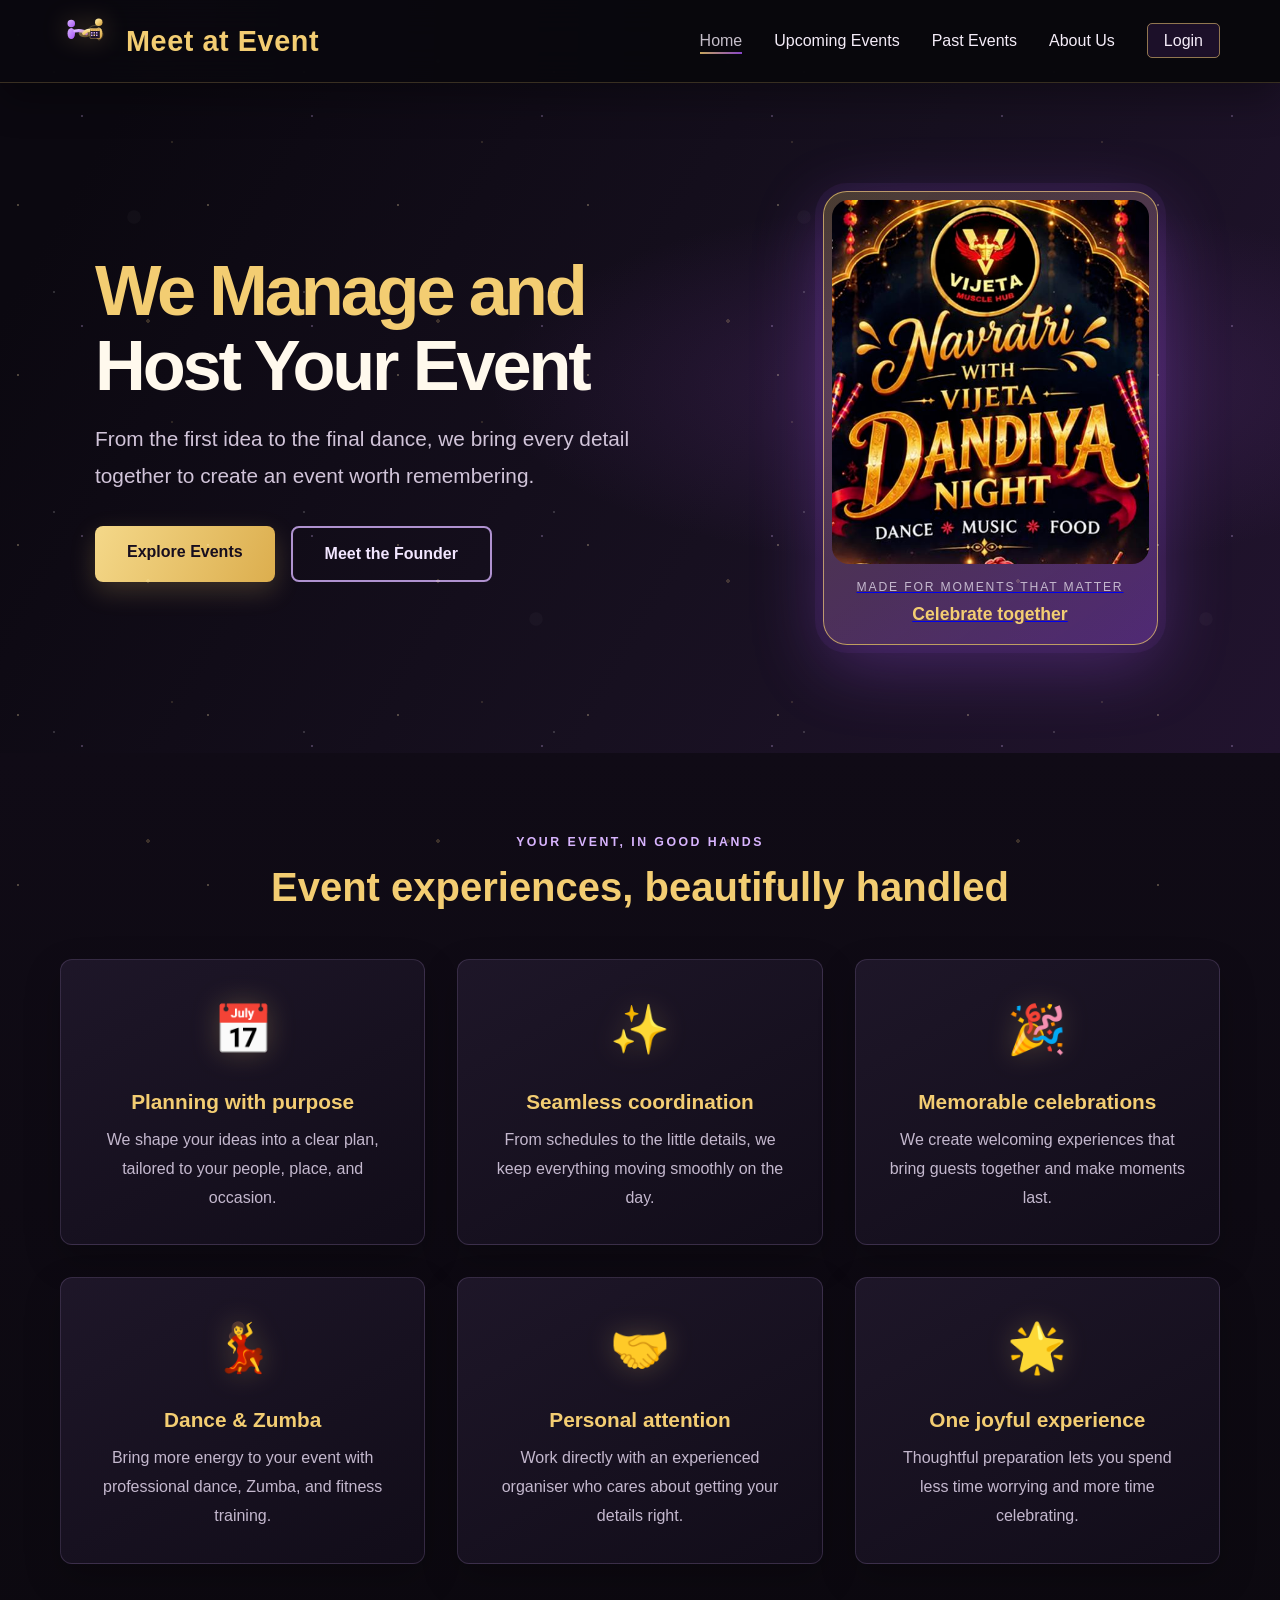
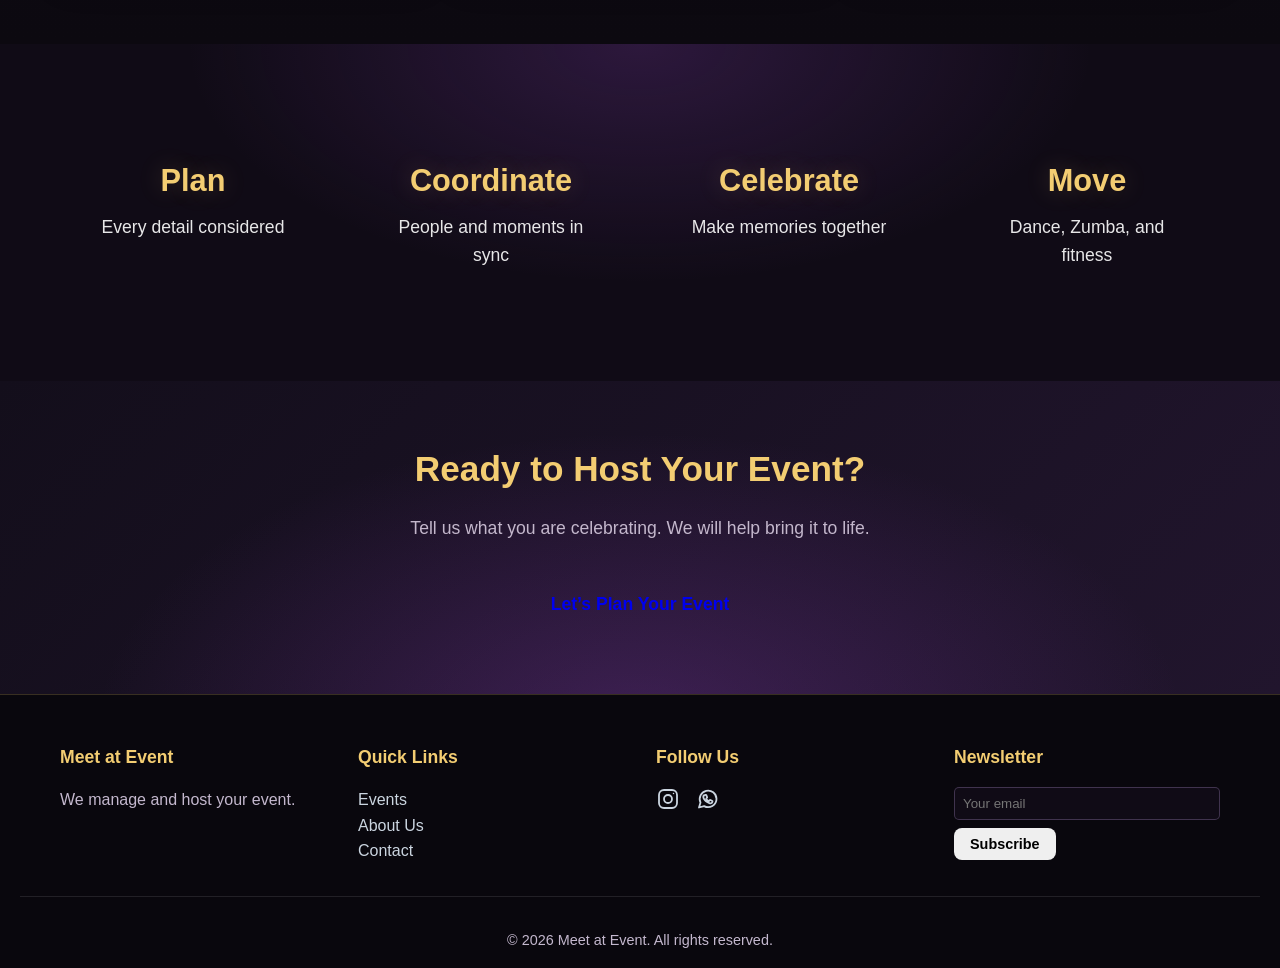
<file: index.html>
<!DOCTYPE html>
<html lang="en">
<head>
    <meta charset="UTF-8">
    <meta name="viewport" content="width=device-width, initial-scale=1.0">
    <meta name="description" content="Meet at Event manages and hosts memorable events, dance experiences, and celebrations with thoughtful planning and personal coordination.">
    <title>Meet at Event | We Manage and Host Your Event</title>
    <link rel="icon" type="image/svg+xml" href="images/favicon.svg">
    <link rel="stylesheet" href="css/styles.css">
    <link rel="stylesheet" href="css/responsive.css">
</head>
<body>
    <!-- Navigation Bar -->
    <nav class="navbar">
        <div class="container">
            <div class="nav-brand">
                <img src="images/logo.svg" alt="Meet at Event Logo" class="logo">
                <h1>Meet at Event</h1>
            </div>
            <ul class="nav-links">
                <li><a href="index.html" class="active">Home</a></li>
                <li><a href="pages/upcomingEvents.html">Upcoming Events</a></li>
                <li><a href="pages/pastEvents.html">Past Events</a></li>
                <li><a href="pages/aboutus.html">About Us</a></li>
                <li><a href="pages/login.html" class="btn-login">Login</a></li>
            </ul>
            <div class="hamburger">
                <span></span>
                <span></span>
                <span></span>
            </div>
        </div>
    </nav>

    <!-- Hero Section -->
    <section class="hero">
        <div class="hero-content">
            <h2 class="hero-title">We Manage and Host Your Event</h2>
            <p class="hero-subtitle">From the first idea to the final dance, we bring every detail together to create an event worth remembering.</p>
            <div class="hero-buttons">
                <a href="pages/upcomingEvents.html" class="btn btn-primary">Explore Events</a>
                <a href="pages/aboutus.html#founder" class="btn btn-secondary">Meet the Founder</a>
            </div>
        </div>
        <div class="hero-animation">
            <a class="hero-art" href="pages/upcomingEvents.html" aria-label="See our upcoming Dandiya night">
                <img src="images/Dandiya2026.png" alt="Navratri with Vijeta Dandiya Night event poster">
                <span class="hero-art-caption"><span>Made for moments that matter</span><strong>Celebrate together</strong></span>
            </a>
        </div>
    </section>

    <!-- Features Section -->
    <section id="features" class="features">
        <div class="container">
            <p class="section-eyebrow">YOUR EVENT, IN GOOD HANDS</p>
            <h2 class="section-title">Event experiences, beautifully handled</h2>
            <div class="features-grid">
                <div class="feature-card" style="animation-delay: 0.1s">
                    <div class="feature-icon">📅</div>
                    <h3>Planning with purpose</h3>
                    <p>We shape your ideas into a clear plan, tailored to your people, place, and occasion.</p>
                </div>
                <div class="feature-card" style="animation-delay: 0.2s">
                    <div class="feature-icon">✨</div>
                    <h3>Seamless coordination</h3>
                    <p>From schedules to the little details, we keep everything moving smoothly on the day.</p>
                </div>
                <div class="feature-card" style="animation-delay: 0.3s">
                    <div class="feature-icon">🎉</div>
                    <h3>Memorable celebrations</h3>
                    <p>We create welcoming experiences that bring guests together and make moments last.</p>
                </div>
                <div class="feature-card" style="animation-delay: 0.4s">
                    <div class="feature-icon">💃</div>
                    <h3>Dance &amp; Zumba</h3>
                    <p>Bring more energy to your event with professional dance, Zumba, and fitness training.</p>
                </div>
                <div class="feature-card" style="animation-delay: 0.5s">
                    <div class="feature-icon">🤝</div>
                    <h3>Personal attention</h3>
                    <p>Work directly with an experienced organiser who cares about getting your details right.</p>
                </div>
                <div class="feature-card" style="animation-delay: 0.6s">
                    <div class="feature-icon">🌟</div>
                    <h3>One joyful experience</h3>
                    <p>Thoughtful preparation lets you spend less time worrying and more time celebrating.</p>
                </div>
            </div>
        </div>
    </section>

    <!-- Stats Section -->
    <section class="stats">
        <div class="container">
            <div class="stat-box">
                <h3 class="stat-number">Plan</h3>
                <p>Every detail considered</p>
            </div>
            <div class="stat-box">
                <h3 class="stat-number">Coordinate</h3>
                <p>People and moments in sync</p>
            </div>
            <div class="stat-box">
                <h3 class="stat-number">Celebrate</h3>
                <p>Make memories together</p>
            </div>
            <div class="stat-box">
                <h3 class="stat-number">Move</h3>
                <p>Dance, Zumba, and fitness</p>
            </div>
        </div>
    </section>

    <!-- CTA Section -->
    <section class="cta">
        <div class="container">
            <h2>Ready to Host Your Event?</h2>
            <p>Tell us what you are celebrating. We will help bring it to life.</p>
            <a href="pages/aboutus.html#contact" class="btn btn-large">Let’s Plan Your Event</a>
        </div>
    </section>

    <!-- Footer -->
    <footer class="footer">
        <div class="container footer-content">
            <div class="footer-section">
                <h4>Meet at Event</h4>
                <p>We manage and host your event.</p>
            </div>
            <div class="footer-section">
                <h4>Quick Links</h4>
                <ul>
                    <li><a href="pages/upcomingEvents.html">Events</a></li>
                    <li><a href="pages/aboutus.html">About Us</a></li>
                    <li><a href="pages/aboutus.html#contact">Contact</a></li>
                </ul>
            </div>
            <div class="footer-section">
                <h4>Follow Us</h4>
                <div class="social-links">
                    <a class="footer-social-link" href="https://www.instagram.com/meetatevent/" target="_blank" rel="noopener noreferrer" aria-label="Follow Meet at Event on Instagram" title="Instagram">
                        <svg viewBox="0 0 24 24" aria-hidden="true"><rect x="3" y="3" width="18" height="18" rx="5"></rect><circle cx="12" cy="12" r="4"></circle><circle cx="17.5" cy="6.5" r="0.75" fill="currentColor" stroke="none"></circle></svg>
                    </a>
                    <a class="footer-social-link" href="https://wa.me/919185001220" target="_blank" rel="noopener noreferrer" aria-label="Contact Meet at Event on WhatsApp" title="WhatsApp">
                        <svg viewBox="0 0 24 24" aria-hidden="true"><path d="M20.5 11.7a8.4 8.4 0 0 1-12.4 7.4L3 20.5l1.5-4.9a8.4 8.4 0 1 1 16-3.9Z"></path><path d="M8.6 8.3c.2-.5.4-.5.7-.5h.5c.2 0 .4 0 .5.4l.8 1.8c.1.3.1.5-.1.7l-.6.7c-.2.2-.2.4-.1.6.5.9 1.2 1.6 2.1 2.1.2.1.4.1.6-.1l.7-.8c.2-.2.4-.3.7-.2l1.7.8c.3.1.4.3.4.5 0 .3-.2 1.2-.8 1.6-.5.4-1.1.6-1.8.4-.7-.2-1.6-.5-2.7-1.2a10 10 0 0 1-2.7-2.4c-.7-.9-1.1-1.8-1.2-2.5-.1-.7.2-1.4.5-1.9Z"></path></svg>
                    </a>
                </div>
            </div>
            <div class="footer-section">
                <h4>Newsletter</h4>
                <input type="email" placeholder="Your email" class="email-input">
                <button class="btn btn-small">Subscribe</button>
            </div>
        </div>
        <div class="footer-bottom">
            <p>&copy; 2026 Meet at Event. All rights reserved.</p>
        </div>
    </footer>

    <script src="js/script.js"></script>
</body>
</html>
</file>
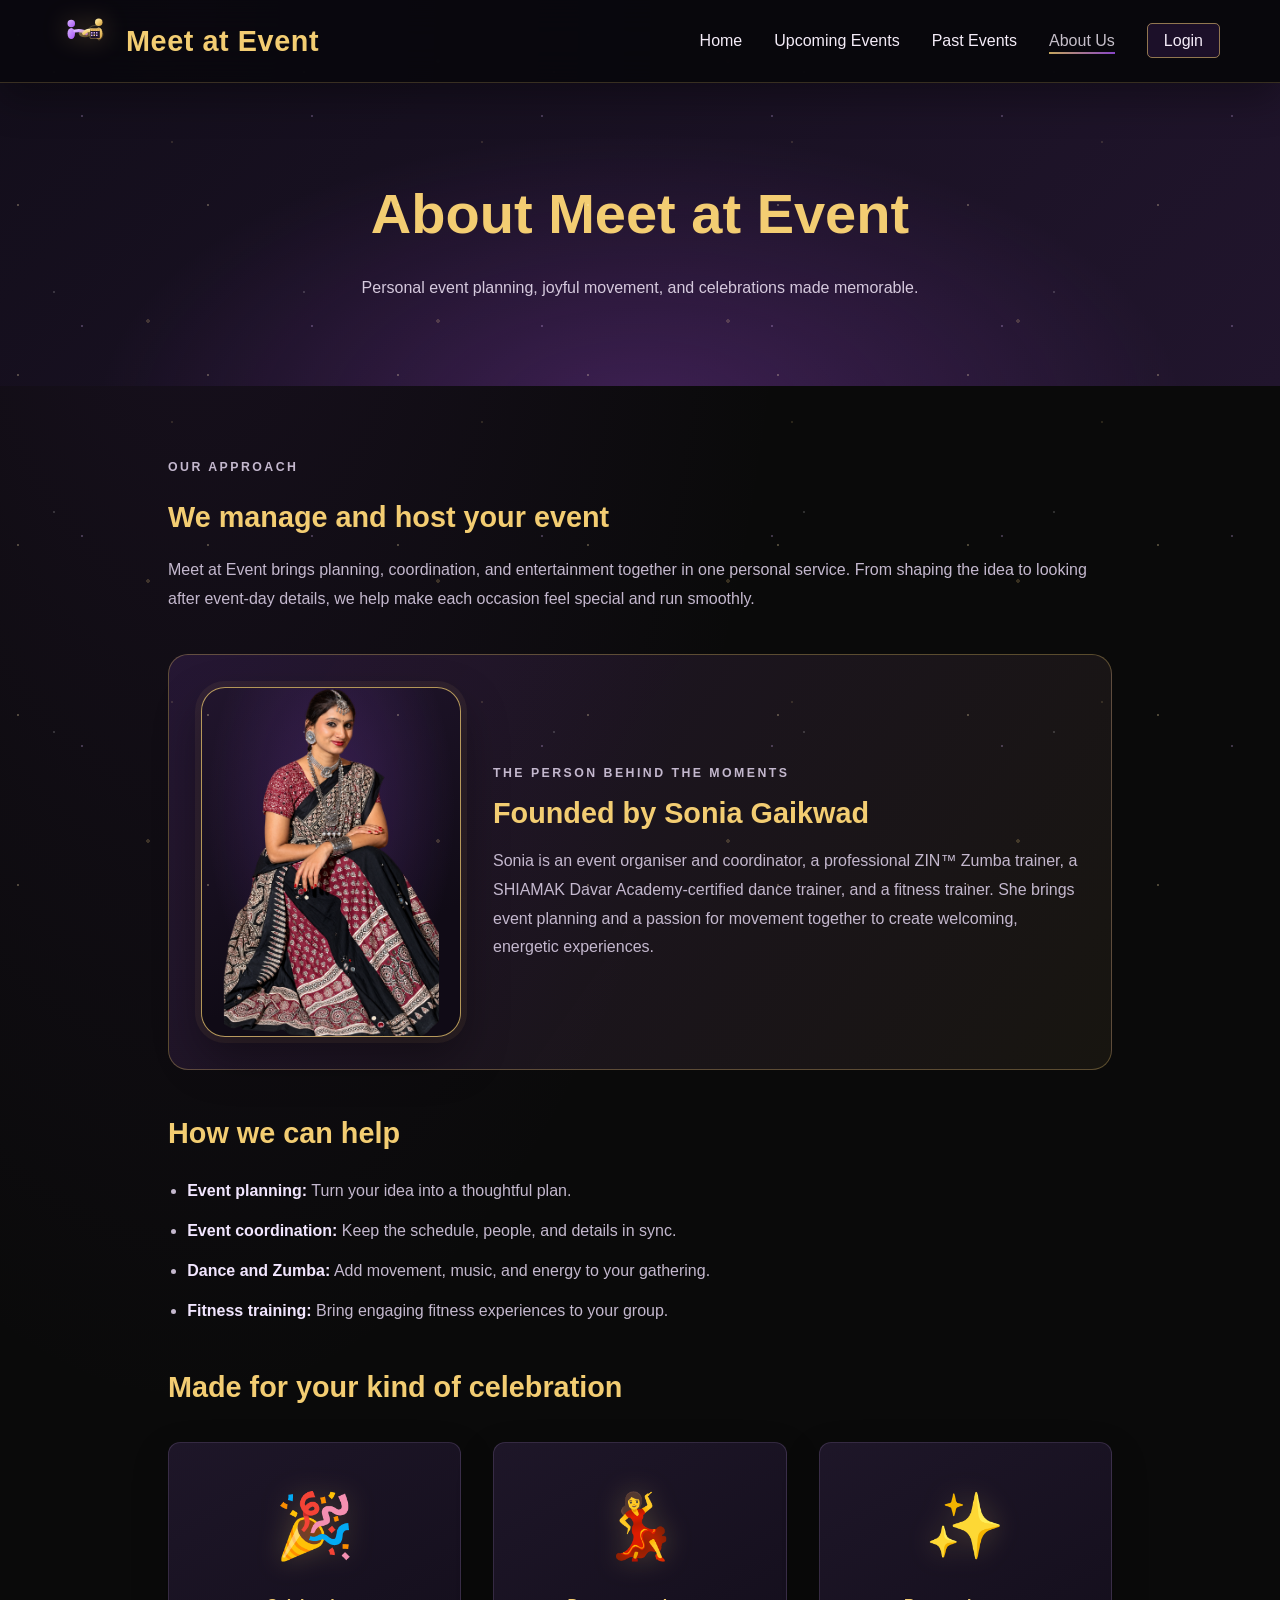
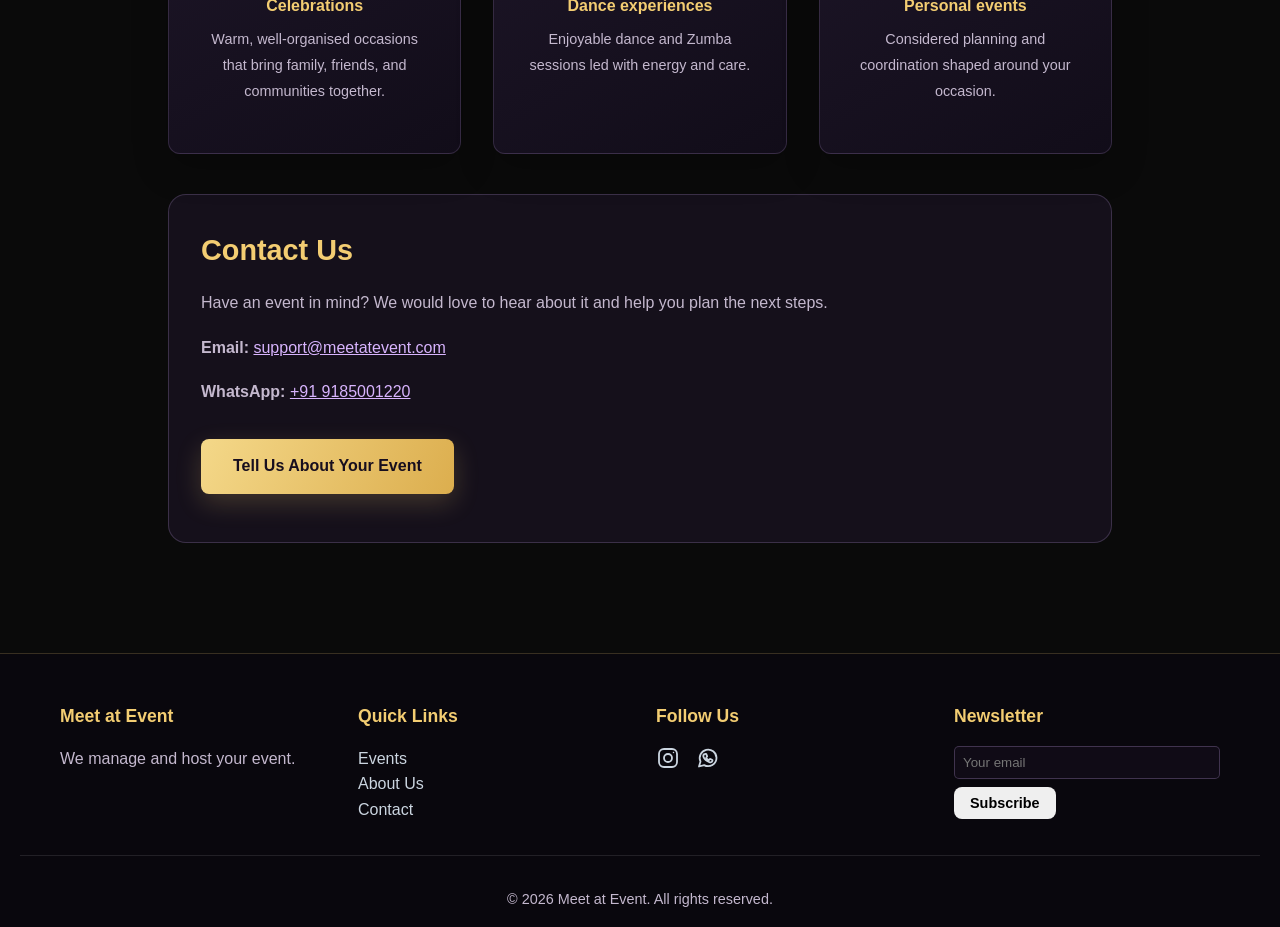
<file: pages/aboutus.html>
<!DOCTYPE html>
<html lang="en">
<head>
    <meta charset="UTF-8">
    <meta name="viewport" content="width=device-width, initial-scale=1.0">
    <meta name="description" content="Meet Sonia Gaikwad, founder of Meet at Event, event organiser, coordinator, Zumba and dance trainer, and fitness trainer.">
    <title>About Us | Meet at Event</title>
    <link rel="icon" type="image/svg+xml" href="../images/favicon.svg">
    <link rel="stylesheet" href="../css/styles.css">
    <link rel="stylesheet" href="../css/responsive.css">
</head>
<body>
    <!-- Navigation Bar -->
    <nav class="navbar">
        <div class="container">
            <div class="nav-brand">
                <img src="../images/logo.svg" alt="Meet at Event Logo" class="logo">
                <h1>Meet at Event</h1>
            </div>
            <ul class="nav-links">
                <li><a href="../index.html">Home</a></li>
                <li><a href="upcomingEvents.html">Upcoming Events</a></li>
                <li><a href="pastEvents.html">Past Events</a></li>
                <li><a href="aboutus.html" class="active">About Us</a></li>
                <li><a href="login.html" class="btn-login">Login</a></li>
            </ul>
            <div class="hamburger">
                <span></span>
                <span></span>
                <span></span>
            </div>
        </div>
    </nav>

    <!-- About Hero Section -->
    <section class="about-hero">
        <div class="container">
            <h2>About Meet at Event</h2>
            <p>Personal event planning, joyful movement, and celebrations made memorable.</p>
        </div>
    </section>

    <!-- About Content -->
    <section class="about-content">
        <div class="about-section">
            <p class="section-eyebrow">OUR APPROACH</p>
            <h3>We manage and host your event</h3>
            <p>
                Meet at Event brings planning, coordination, and entertainment together in one personal service.
                From shaping the idea to looking after event-day details, we help make each occasion feel special
                and run smoothly.
            </p>
        </div>

        <div class="about-section founder-section" id="founder">
            <img
                class="founder-photo"
                src="../images/Sonia.png"
                alt="Sonia Gaikwad, founder of Meet at Event"
                width="440"
                height="660"
                loading="lazy"
            >
            <div class="founder-copy">
                <p class="section-eyebrow">THE PERSON BEHIND THE MOMENTS</p>
                <h3>Founded by Sonia Gaikwad</h3>
                <p>
                    Sonia is an event organiser and coordinator, a professional ZIN™ Zumba trainer,
                    a SHIAMAK Davar Academy-certified dance trainer, and a fitness trainer.
                    She brings event planning and a passion for movement together to create
                    welcoming, energetic experiences.
                </p>
            </div>
        </div>

        <div class="about-section">
            <h3>How we can help</h3>
            <ul class="service-list">
                <li><strong>Event planning:</strong> Turn your idea into a thoughtful plan.</li>
                <li><strong>Event coordination:</strong> Keep the schedule, people, and details in sync.</li>
                <li><strong>Dance and Zumba:</strong> Add movement, music, and energy to your gathering.</li>
                <li><strong>Fitness training:</strong> Bring engaging fitness experiences to your group.</li>
            </ul>
        </div>

        <div class="about-section">
            <h3>Made for your kind of celebration</h3>
            <div class="team-grid service-grid">
                <div class="team-member">
                    <div class="team-member-icon">🎉</div>
                    <h4>Celebrations</h4>
                    <p>Warm, well-organised occasions that bring family, friends, and communities together.</p>
                </div>
                <div class="team-member">
                    <div class="team-member-icon">💃</div>
                    <h4>Dance experiences</h4>
                    <p>Enjoyable dance and Zumba sessions led with energy and care.</p>
                </div>
                <div class="team-member">
                    <div class="team-member-icon">✨</div>
                    <h4>Personal events</h4>
                    <p>Considered planning and coordination shaped around your occasion.</p>
                </div>
            </div>
        </div>

        <div class="about-section contact-section" id="contact">
            <h3>Contact Us</h3>
            <p>
                Have an event in mind? We would love to hear about it and help you plan the next steps.
            </p>
            <p>
                <strong>Email:</strong> <a href="mailto:support@meetatevent.com">support@meetatevent.com</a>
            </p>
            <p>
                <strong>WhatsApp:</strong>
                <a href="https://wa.me/919185001220" target="_blank" rel="noopener noreferrer">+91 9185001220</a>
            </p>
            <p style="margin-top: 2rem;">
                <a href="mailto:support@meetatevent.com" class="btn btn-primary">Tell Us About Your Event</a>
            </p>
        </div>
    </section>

    <!-- Footer -->
    <footer class="footer">
        <div class="container footer-content">
            <div class="footer-section">
                <h4>Meet at Event</h4>
                <p>We manage and host your event.</p>
            </div>
            <div class="footer-section">
                <h4>Quick Links</h4>
                <ul>
                    <li><a href="upcomingEvents.html">Events</a></li>
                    <li><a href="aboutus.html">About Us</a></li>
                    <li><a href="#contact">Contact</a></li>
                </ul>
            </div>
            <div class="footer-section">
                <h4>Follow Us</h4>
                <div class="social-links">
                    <a class="footer-social-link" href="https://www.instagram.com/meetatevent/" target="_blank" rel="noopener noreferrer" aria-label="Follow Meet at Event on Instagram" title="Instagram">
                        <svg viewBox="0 0 24 24" aria-hidden="true"><rect x="3" y="3" width="18" height="18" rx="5"></rect><circle cx="12" cy="12" r="4"></circle><circle cx="17.5" cy="6.5" r="0.75" fill="currentColor" stroke="none"></circle></svg>
                    </a>
                    <a class="footer-social-link" href="https://wa.me/919185001220" target="_blank" rel="noopener noreferrer" aria-label="Contact Meet at Event on WhatsApp" title="WhatsApp">
                        <svg viewBox="0 0 24 24" aria-hidden="true"><path d="M20.5 11.7a8.4 8.4 0 0 1-12.4 7.4L3 20.5l1.5-4.9a8.4 8.4 0 1 1 16-3.9Z"></path><path d="M8.6 8.3c.2-.5.4-.5.7-.5h.5c.2 0 .4 0 .5.4l.8 1.8c.1.3.1.5-.1.7l-.6.7c-.2.2-.2.4-.1.6.5.9 1.2 1.6 2.1 2.1.2.1.4.1.6-.1l.7-.8c.2-.2.4-.3.7-.2l1.7.8c.3.1.4.3.4.5 0 .3-.2 1.2-.8 1.6-.5.4-1.1.6-1.8.4-.7-.2-1.6-.5-2.7-1.2a10 10 0 0 1-2.7-2.4c-.7-.9-1.1-1.8-1.2-2.5-.1-.7.2-1.4.5-1.9Z"></path></svg>
                    </a>
                </div>
            </div>
            <div class="footer-section">
                <h4>Newsletter</h4>
                <input type="email" placeholder="Your email" class="email-input">
                <button class="btn btn-small">Subscribe</button>
            </div>
        </div>
        <div class="footer-bottom">
            <p>&copy; 2026 Meet at Event. All rights reserved.</p>
        </div>
    </footer>

    <script src="../js/script.js"></script>
</body>
</html>
</file>
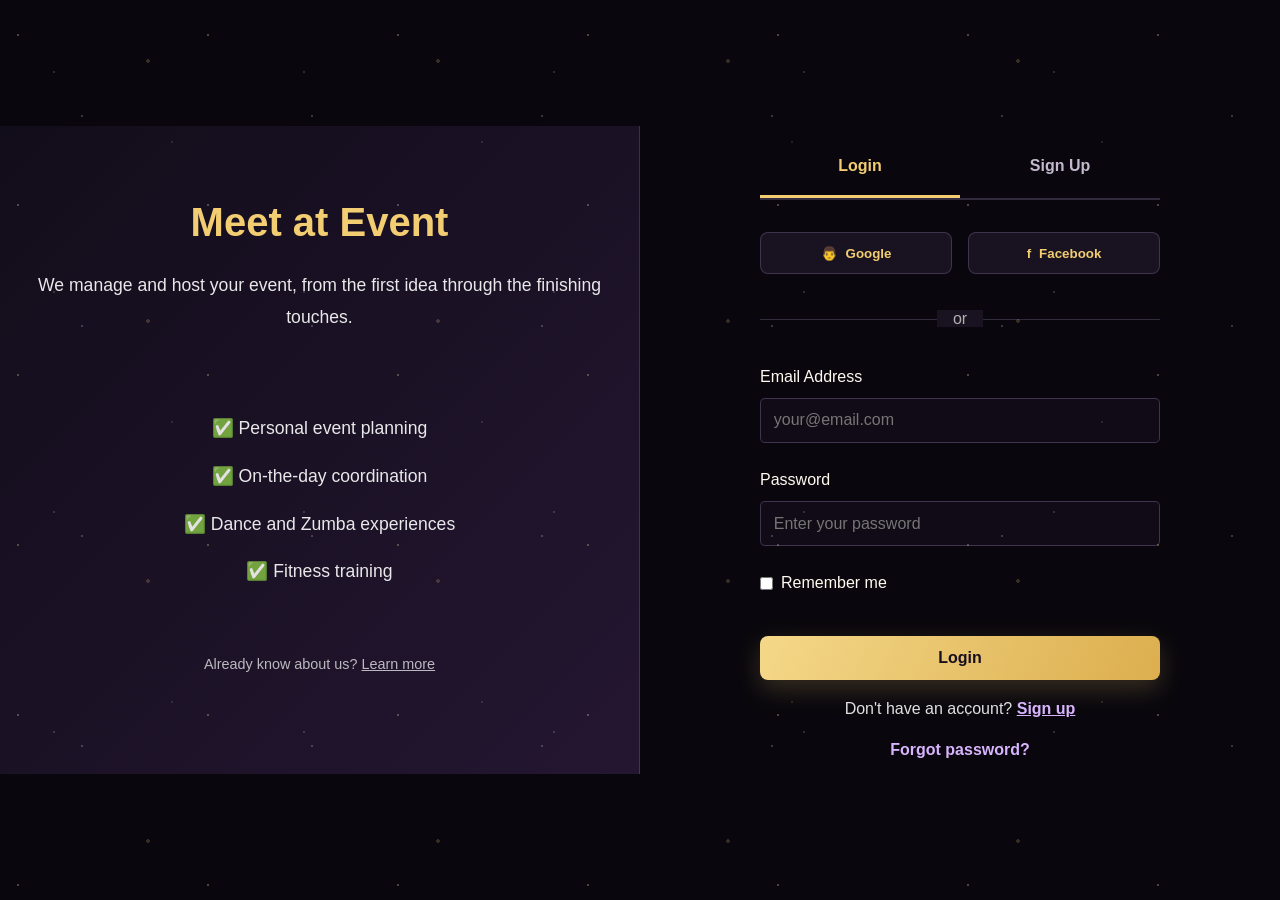
<file: pages/login.html>
<!DOCTYPE html>
<html lang="en">
<head>
    <meta charset="UTF-8">
    <meta name="viewport" content="width=device-width, initial-scale=1.0">
    <title>Login - Meet at Event</title>
    <link rel="icon" type="image/svg+xml" href="../images/favicon.svg">
    <link rel="stylesheet" href="../css/styles.css">
    <link rel="stylesheet" href="../css/responsive.css">
    <style>
        .auth-container {
            display: grid;
            grid-template-columns: 1fr 1fr;
            min-height: 100vh;
            align-items: center;
            background: #09070d;
        }

        .auth-left {
            background: linear-gradient(135deg, #120d1a, #241631);
            color: white;
            padding: 4rem 2rem;
            display: flex;
            flex-direction: column;
            justify-content: center;
            align-items: center;
            text-align: center;
            border-right: 1px solid rgba(243, 205, 114, 0.2);
        }

        .auth-left h2 {
            font-size: 2.5rem;
            margin-bottom: 1rem;
            color: #f3cd72;
        }

        .auth-left p {
            font-size: 1.1rem;
            opacity: 0.9;
            margin-bottom: 2rem;
            line-height: 1.8;
        }

        .auth-right {
            padding: 4rem 2rem;
            display: flex;
            justify-content: center;
            align-items: center;
            background: #09070d;
        }

        .auth-form {
            width: 100%;
            max-width: 400px;
        }

        .auth-form h3 {
            text-align: center;
            color: #f3cd72;
            margin-bottom: 2rem;
            font-size: 1.8rem;
        }

        .form-tabs {
            display: flex;
            margin-bottom: 2rem;
            border-bottom: 2px solid rgba(216, 180, 254, 0.2);
        }

        .form-tab {
            flex: 1;
            padding: 1rem;
            text-align: center;
            cursor: pointer;
            border-bottom: 3px solid transparent;
            color: #c4b8ce;
            font-weight: 600;
            transition: all 0.3s ease;
        }

        .form-tab.active {
            border-bottom-color: #f3cd72;
            color: #f3cd72;
        }

        .tab-content {
            display: none;
        }

        .tab-content.active {
            display: block;
            animation: slideInUp 0.3s ease;
        }

        .social-login {
            display: grid;
            grid-template-columns: 1fr 1fr;
            gap: 1rem;
            margin-bottom: 2rem;
        }

        .social-btn {
            padding: 0.8rem;
            border: 1px solid rgba(216, 180, 254, 0.2);
            border-radius: 8px;
            background: #191321;
            color: #f3cd72;
            cursor: pointer;
            font-weight: 600;
            transition: all 0.3s ease;
            display: flex;
            align-items: center;
            justify-content: center;
            gap: 0.5rem;
        }

        .social-btn:hover {
            background: #241631;
            border-color: #f3cd72;
            color: #fff3d1;
        }

        .divider {
            text-align: center;
            margin: 2rem 0;
            position: relative;
        }

        .divider::before {
            content: '';
            position: absolute;
            top: 50%;
            left: 0;
            right: 0;
            height: 1px;
            background: rgba(216, 180, 254, 0.2);
        }

        .divider span {
            background: #191321;
            padding: 0 1rem;
            position: relative;
            color: #b0b0b0;
        }

        @media (max-width: 768px) {
            .auth-container {
                grid-template-columns: 1fr;
            }

            .auth-left {
                display: none;
            }

            .auth-right {
                padding: 2rem;
                background: #09070d;
            }
        }
    </style>
</head>
<body>
    <div class="auth-container">
        <!-- Left Side -->
        <div class="auth-left">
            <h2>Meet at Event</h2>
            <p>
                We manage and host your event, from the first idea through the finishing touches.
            </p>
            <div style="margin-top: 3rem;">
                <p style="margin-bottom: 1rem;">✅ Personal event planning</p>
                <p style="margin-bottom: 1rem;">✅ On-the-day coordination</p>
                <p style="margin-bottom: 1rem;">✅ Dance and Zumba experiences</p>
                <p style="margin-bottom: 1rem;">✅ Fitness training</p>
            </div>
            <p style="margin-top: 3rem; opacity: 0.7; font-size: 0.9rem;">
                Already know about us? <a href="../pages/aboutus.html" style="text-decoration: underline; color: white;">Learn more</a>
            </p>
        </div>

        <!-- Right Side - Auth Form -->
        <div class="auth-right">
            <div class="auth-form">
                <!-- Form Tabs -->
                <div class="form-tabs">
                    <div class="form-tab active" data-tab="login">Login</div>
                    <div class="form-tab" data-tab="signup">Sign Up</div>
                </div>

                <!-- Login Tab -->
                <div id="login" class="tab-content active">
                    <form id="loginForm">
                        <div class="social-login">
                            <button type="button" class="social-btn">
                                <span>👨</span> Google
                            </button>
                            <button type="button" class="social-btn">
                                <span>f</span> Facebook
                            </button>
                        </div>

                        <div class="divider">
                            <span>or</span>
                        </div>

                        <div class="form-group">
                            <label>Email Address</label>
                            <input type="email" required placeholder="your@email.com">
                        </div>

                        <div class="form-group">
                            <label>Password</label>
                            <input type="password" required placeholder="Enter your password">
                        </div>

                        <div class="form-group checkbox-group">
                            <input type="checkbox" id="remember">
                            <label for="remember" style="margin: 0; cursor: pointer;">Remember me</label>
                        </div>

                        <button type="submit" class="btn btn-primary" style="width: 100%; margin-top: 1rem;">
                            Login
                        </button>

                        <p style="text-align: center; margin-top: 1rem;">
                            Don't have an account? <a href="#" class="form-tab-link" data-tab="signup" style="cursor: pointer; color: #d8b4fe; font-weight: 600;">Sign up</a>
                        </p>

                        <p style="text-align: center; margin-top: 1rem;">
                            <a href="#" style="color: #d8b4fe; text-decoration: none; font-weight: 600;">Forgot password?</a>
                        </p>
                    </form>
                </div>

                <!-- Sign Up Tab -->
                <div id="signup" class="tab-content">
                    <form id="signupForm">
                        <div class="social-login">
                            <button type="button" class="social-btn">
                                <span>👨</span> Google
                            </button>
                            <button type="button" class="social-btn">
                                <span>f</span> Facebook
                            </button>
                        </div>

                        <div class="divider">
                            <span>or</span>
                        </div>

                        <div class="form-group">
                            <label>Full Name</label>
                            <input type="text" required placeholder="John Doe">
                        </div>

                        <div class="form-group">
                            <label>Email Address</label>
                            <input type="email" required placeholder="your@email.com">
                        </div>

                        <div class="form-group">
                            <label>Password</label>
                            <input type="password" required placeholder="Create a strong password">
                        </div>

                        <div class="form-group">
                            <label>Confirm Password</label>
                            <input type="password" required placeholder="Confirm your password">
                        </div>

                        <div class="form-group checkbox-group">
                            <input type="checkbox" id="agree" required>
                            <label for="agree" style="margin: 0; cursor: pointer;">
                                I agree to the <a href="#" style="color: #d8b4fe;">Terms of Service</a>
                            </label>
                        </div>

                        <button type="submit" class="btn btn-primary" style="width: 100%; margin-top: 1rem;">
                            Create Account
                        </button>

                        <p style="text-align: center; margin-top: 1rem;">
                            Already have an account? <a href="#" class="form-tab-link" data-tab="login" style="cursor: pointer; color: #d8b4fe; font-weight: 600;">Login</a>
                        </p>
                    </form>
                </div>
            </div>
        </div>
    </div>

    <script>
        // Tab switching
        document.querySelectorAll('.form-tab').forEach(tab => {
            tab.addEventListener('click', () => {
                const tabName = tab.getAttribute('data-tab');
                
                // Remove active class from all tabs and contents
                document.querySelectorAll('.form-tab').forEach(t => t.classList.remove('active'));
                document.querySelectorAll('.tab-content').forEach(content => content.classList.remove('active'));
                
                // Add active class to clicked tab and corresponding content
                tab.classList.add('active');
                document.getElementById(tabName).classList.add('active');
            });
        });

        // Tab link switching (from inside forms)
        document.querySelectorAll('.form-tab-link').forEach(link => {
            link.addEventListener('click', (e) => {
                e.preventDefault();
                const tabName = link.getAttribute('data-tab');
                const tabBtn = document.querySelector(`[data-tab="${tabName}"]`);
                tabBtn.click();
            });
        });

        // Form submissions
        document.getElementById('loginForm').addEventListener('submit', function(e) {
            e.preventDefault();
            alert('Login successful! Redirecting to dashboard...');
            setTimeout(() => {
                window.location.href = '../index.html';
            }, 1000);
        });

        document.getElementById('signupForm').addEventListener('submit', function(e) {
            e.preventDefault();
            alert('Account created successfully! Please check your email to verify.');
            this.reset();
            document.querySelector('[data-tab="login"]').click();
        });

        // Social login buttons
        document.querySelectorAll('.social-btn').forEach(btn => {
            btn.addEventListener('click', (e) => {
                e.preventDefault();
                alert('Redirecting to social login...');
            });
        });
    </script>

    <script src="../js/script.js"></script>
</body>
</html>
</file>
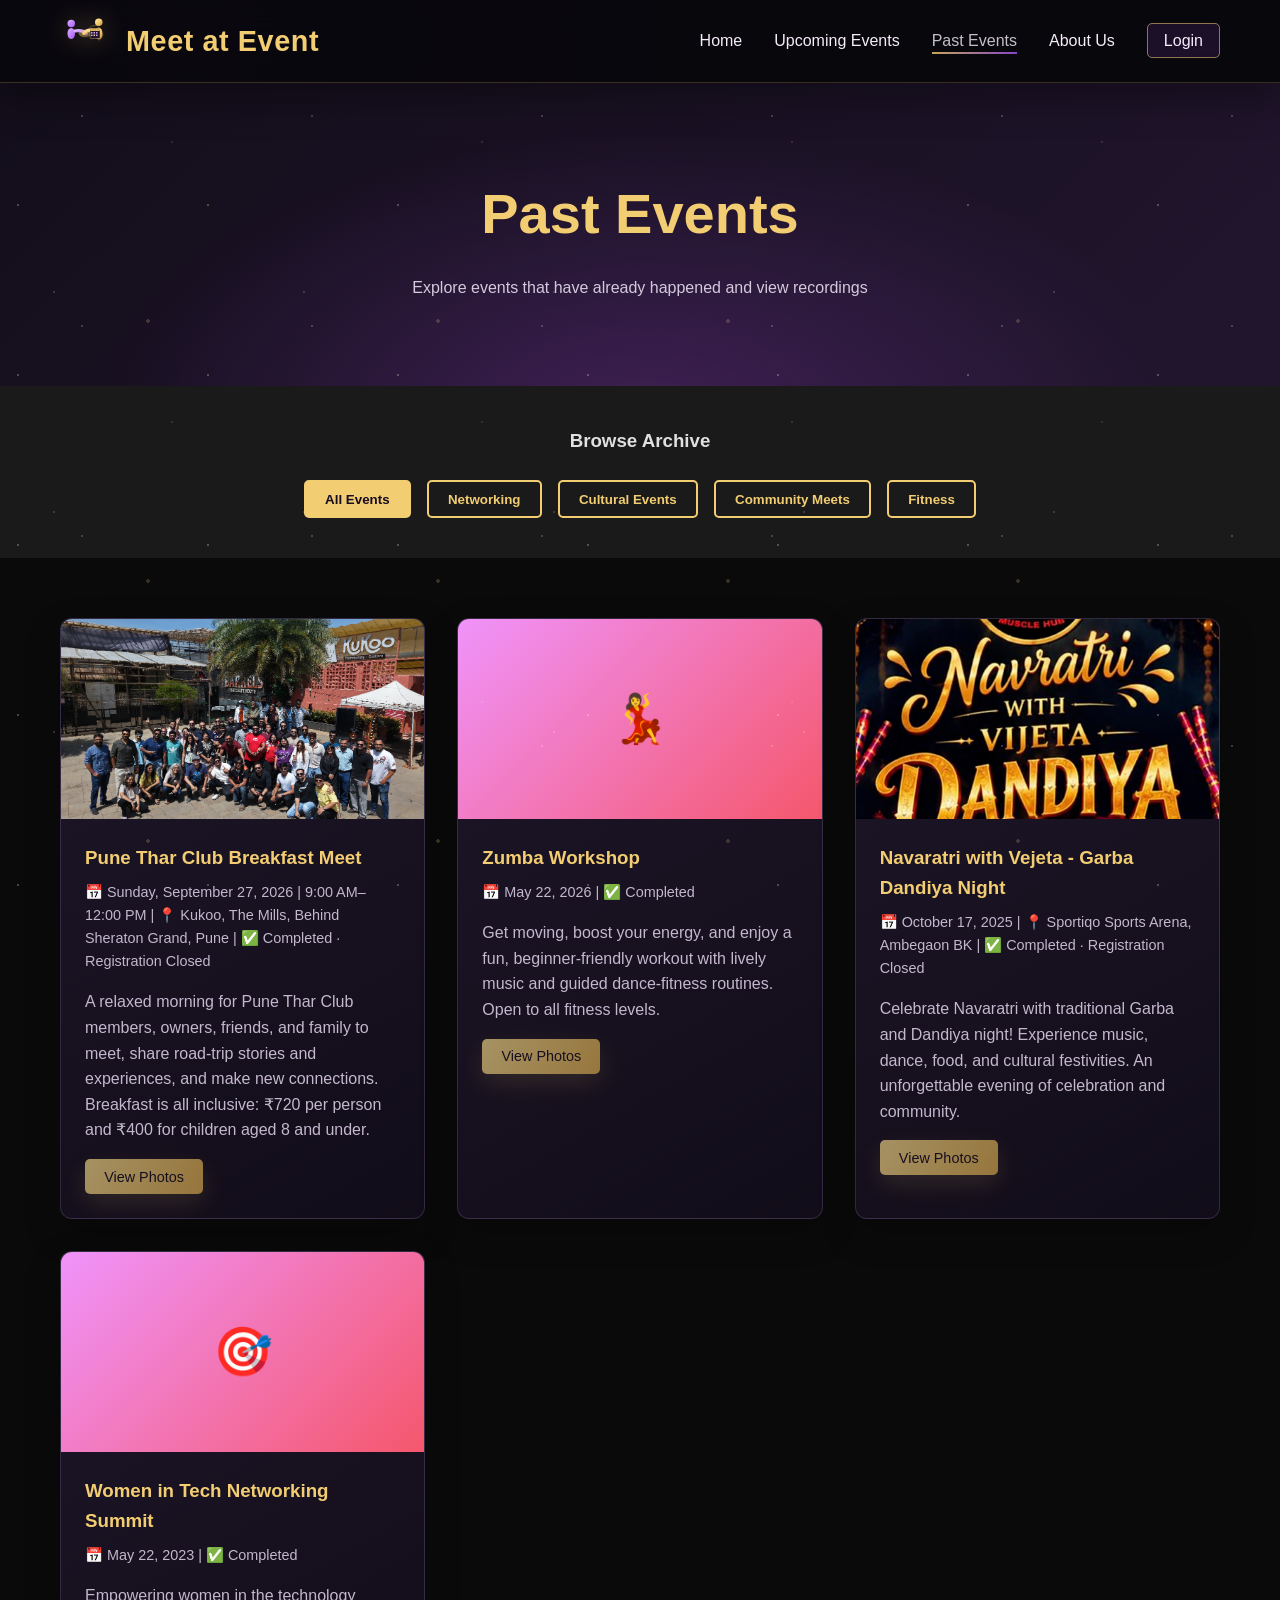
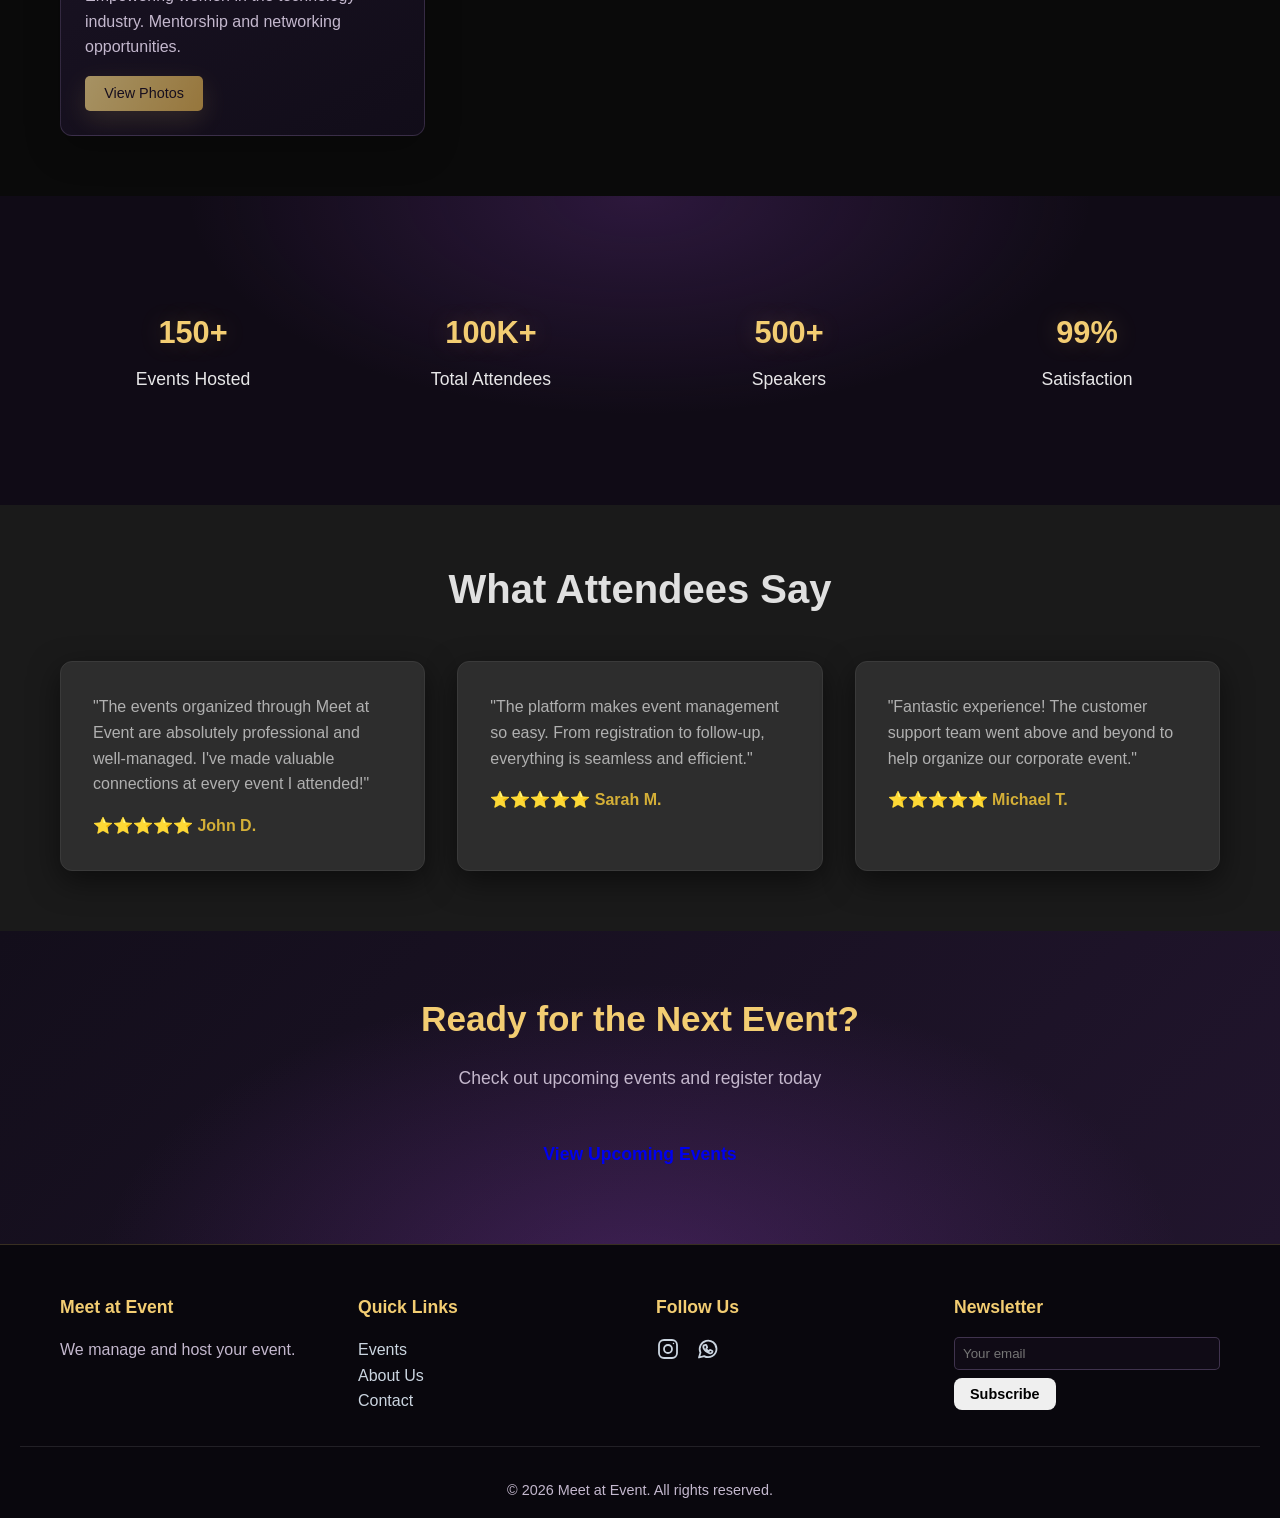
<file: pages/pastEvents.html>
<!DOCTYPE html>
<html lang="en">
<head>
    <meta charset="UTF-8">
    <meta name="viewport" content="width=device-width, initial-scale=1.0">
    <title>Past Events - Meet at Event</title>
    <link rel="icon" type="image/svg+xml" href="../images/favicon.svg">
    <link rel="stylesheet" href="../css/styles.css">
    <link rel="stylesheet" href="../css/responsive.css">
</head>
<body>
    <!-- Navigation Bar -->
    <nav class="navbar">
        <div class="container">
            <div class="nav-brand">
                <img src="../images/logo.svg" alt="Meet at Event Logo" class="logo">
                <h1>Meet at Event</h1>
            </div>
            <ul class="nav-links">
                <li><a href="../index.html">Home</a></li>
                <li><a href="upcomingEvents.html">Upcoming Events</a></li>
                <li><a href="pastEvents.html" class="active">Past Events</a></li>
                <li><a href="aboutus.html">About Us</a></li>
                <li><a href="login.html" class="btn-login">Login</a></li>
            </ul>
            <div class="hamburger">
                <span></span>
                <span></span>
                <span></span>
            </div>
        </div>
    </nav>

    <!-- Hero Section -->
    <section class="about-hero">
        <div class="container">
            <h2>Past Events</h2>
            <p>Explore events that have already happened and view recordings</p>
        </div>
    </section>

    <!-- Filter Section -->
    <section style="padding: 40px 20px; background: #1a1a1a;">
        <div class="container">
            <h3 style="margin-bottom: 1.5rem; text-align: center; color: #e0e0e0;">Browse Archive</h3>
            <div style="display: flex; justify-content: center; gap: 1rem; flex-wrap: wrap;">
                <button class="filter-btn active" data-filter="all" style="padding: 0.6rem 1.2rem; border: 2px solid #d4af37; background: #d4af37; color: #0a0a0a; border-radius: 5px; cursor: pointer; font-weight: 600;">All Events</button>
                <button class="filter-btn" data-filter="networking" style="padding: 0.6rem 1.2rem; border: 2px solid #d4af37; background: transparent; color: #d4af37; border-radius: 5px; cursor: pointer; font-weight: 600;">Networking</button>
                <button class="filter-btn" data-filter="cultural" style="padding: 0.6rem 1.2rem; border: 2px solid #d4af37; background: transparent; color: #d4af37; border-radius: 5px; cursor: pointer; font-weight: 600;">Cultural Events</button>
                <button class="filter-btn" data-filter="community" style="padding: 0.6rem 1.2rem; border: 2px solid #d4af37; background: transparent; color: #d4af37; border-radius: 5px; cursor: pointer; font-weight: 600;">Community Meets</button>
                <button class="filter-btn" data-filter="fitness" style="padding: 0.6rem 1.2rem; border: 2px solid #d4af37; background: transparent; color: #d4af37; border-radius: 5px; cursor: pointer; font-weight: 600;">Fitness</button>
            </div>
        </div>
    </section>

    <!-- Events Grid -->
    <section style="padding: 60px 20px; background: #0a0a0a;">
        <div class="container">
            <div class="events-grid" style="display: grid; grid-template-columns: repeat(auto-fill, minmax(300px, 1fr)); gap: 2rem;">
                
                <div class="event-card" data-category="community">
                    <img src="../images/pune-thar-club-meet.png" alt="Pune Thar Club Breakfast Meet" class="event-image-img">
                    <div class="event-content">
                        <h3>Pune Thar Club Breakfast Meet</h3>
                        <div class="event-date">📅 Sunday, September 27, 2026 | 9:00 AM–12:00 PM | 📍 Kukoo, The Mills, Behind Sheraton Grand, Pune | ✅ Completed · Registration Closed</div>
                        <div class="event-description">
                            A relaxed morning for Pune Thar Club members, owners, friends, and family
                            to meet, share road-trip stories and experiences, and make new connections.
                            Breakfast is all inclusive: ₹720 per person and ₹400 for children aged 8
                            and under.
                        </div>
                        <button type="button" class="btn-event" disabled title="Photos are not available yet">View Photos</button>
                    </div>
                </div>

                <div class="event-card" data-category="fitness">
                    <div class="event-image" style="background: linear-gradient(135deg, #f093fb, #f5576c);">💃</div>
                    <div class="event-content">
                        <h3>Zumba Workshop</h3>
                        <div class="event-date">📅 May 22, 2026 | ✅ Completed</div>
                        <div class="event-description">
                            Get moving, boost your energy, and enjoy a fun, beginner-friendly workout
                            with lively music and guided dance-fitness routines. Open to all fitness
                            levels.
                        </div>
                        <button type="button" class="btn-event" disabled title="Photos are not available yet">View Photos</button>
                    </div>
                </div>

                <div class="event-card" data-category="cultural">
                    <img src="../images/Dandiya2026.png" alt="Navaratri with Vejeta - Garba Dandiya Night" class="event-image-img">
                    <div class="event-content">
                        <h3>Navaratri with Vejeta - Garba Dandiya Night</h3>
                        <div class="event-date">📅 October 17, 2025 | 📍 Sportiqo Sports Arena, Ambegaon BK | ✅ Completed · Registration Closed</div>
                        <div class="event-description">
                            Celebrate Navaratri with traditional Garba and Dandiya night! Experience
                            music, dance, food, and cultural festivities. An unforgettable evening of
                            celebration and community.
                        </div>
                        <button type="button" class="btn-event" disabled title="Photos are not available yet">View Photos</button>
                    </div>
                </div>

                <!-- Event 9 -->
                <div class="event-card" data-category="networking">
                    <div class="event-image" style="background: linear-gradient(135deg, #f093fb, #f5576c);">🎯</div>
                    <div class="event-content">
                        <h3>Women in Tech Networking Summit</h3>
                        <div class="event-date">📅 May 22, 2023 | ✅ Completed</div>
                        <div class="event-description">
                            Empowering women in the technology industry. Mentorship and 
                            networking opportunities.
                        </div>
                        <button type="button" class="btn-event" disabled title="Photos are not available yet">View Photos</button>
                    </div>
                </div>

            </div>
        </div>
    </section>

    <!-- Stats Section -->
    <section class="stats">
        <div class="container">
            <div class="stat-box">
                <h3 class="stat-number">150+</h3>
                <p>Events Hosted</p>
            </div>
            <div class="stat-box">
                <h3 class="stat-number">100K+</h3>
                <p>Total Attendees</p>
            </div>
            <div class="stat-box">
                <h3 class="stat-number">500+</h3>
                <p>Speakers</p>
            </div>
            <div class="stat-box">
                <h3 class="stat-number">99%</h3>
                <p>Satisfaction</p>
            </div>
        </div>
    </section>

    <!-- Testimonials Section -->
    <section style="padding: 60px 20px; background: #1a1a1a;">
        <div class="container">
            <h2 class="section-title" style="color: #e0e0e0;">What Attendees Say</h2>
            <div style="display: grid; grid-template-columns: repeat(auto-fit, minmax(300px, 1fr)); gap: 2rem;">
                <div style="background: #2d2d2d; padding: 2rem; border-radius: 12px; box-shadow: 0 10px 30px rgba(0, 0, 0, 0.5); border: 1px solid #3a3a3a;">
                    <p style="margin-bottom: 1rem; color: #b0b0b0;">
                        "The events organized through Meet at Event are absolutely professional and well-managed. 
                        I've made valuable connections at every event I attended!"
                    </p>
                    <p style="font-weight: bold; color: #d4af37;">⭐⭐⭐⭐⭐ John D.</p>
                </div>
                <div style="background: #2d2d2d; padding: 2rem; border-radius: 12px; box-shadow: 0 10px 30px rgba(0, 0, 0, 0.5); border: 1px solid #3a3a3a;">
                    <p style="margin-bottom: 1rem; color: #b0b0b0;">
                        "The platform makes event management so easy. From registration to follow-up, 
                        everything is seamless and efficient."
                    </p>
                    <p style="font-weight: bold; color: #d4af37;">⭐⭐⭐⭐⭐ Sarah M.</p>
                </div>
                <div style="background: #2d2d2d; padding: 2rem; border-radius: 12px; box-shadow: 0 10px 30px rgba(0, 0, 0, 0.5); border: 1px solid #3a3a3a;">
                    <p style="margin-bottom: 1rem; color: #b0b0b0;">
                        "Fantastic experience! The customer support team went above and beyond to help 
                        organize our corporate event."
                    </p>
                    <p style="font-weight: bold; color: #d4af37;">⭐⭐⭐⭐⭐ Michael T.</p>
                </div>
            </div>
        </div>
    </section>

    <!-- CTA Section -->
    <section class="cta">
        <div class="container">
            <h2>Ready for the Next Event?</h2>
            <p>Check out upcoming events and register today</p>
            <a href="upcomingEvents.html" class="btn btn-large">View Upcoming Events</a>
        </div>
    </section>

    <!-- Footer -->
    <footer class="footer">
        <div class="container footer-content">
            <div class="footer-section">
                <h4>Meet at Event</h4>
                <p>We manage and host your event.</p>
            </div>
            <div class="footer-section">
                <h4>Quick Links</h4>
                <ul>
                    <li><a href="upcomingEvents.html">Events</a></li>
                    <li><a href="aboutus.html">About Us</a></li>
                    <li><a href="aboutus.html#contact">Contact</a></li>
                </ul>
            </div>
            <div class="footer-section">
                <h4>Follow Us</h4>
                <div class="social-links">
                    <a class="footer-social-link" href="https://www.instagram.com/meetatevent/" target="_blank" rel="noopener noreferrer" aria-label="Follow Meet at Event on Instagram" title="Instagram">
                        <svg viewBox="0 0 24 24" aria-hidden="true"><rect x="3" y="3" width="18" height="18" rx="5"></rect><circle cx="12" cy="12" r="4"></circle><circle cx="17.5" cy="6.5" r="0.75" fill="currentColor" stroke="none"></circle></svg>
                    </a>
                    <a class="footer-social-link" href="https://wa.me/919185001220" target="_blank" rel="noopener noreferrer" aria-label="Contact Meet at Event on WhatsApp" title="WhatsApp">
                        <svg viewBox="0 0 24 24" aria-hidden="true"><path d="M20.5 11.7a8.4 8.4 0 0 1-12.4 7.4L3 20.5l1.5-4.9a8.4 8.4 0 1 1 16-3.9Z"></path><path d="M8.6 8.3c.2-.5.4-.5.7-.5h.5c.2 0 .4 0 .5.4l.8 1.8c.1.3.1.5-.1.7l-.6.7c-.2.2-.2.4-.1.6.5.9 1.2 1.6 2.1 2.1.2.1.4.1.6-.1l.7-.8c.2-.2.4-.3.7-.2l1.7.8c.3.1.4.3.4.5 0 .3-.2 1.2-.8 1.6-.5.4-1.1.6-1.8.4-.7-.2-1.6-.5-2.7-1.2a10 10 0 0 1-2.7-2.4c-.7-.9-1.1-1.8-1.2-2.5-.1-.7.2-1.4.5-1.9Z"></path></svg>
                    </a>
                </div>
            </div>
            <div class="footer-section">
                <h4>Newsletter</h4>
                <input type="email" placeholder="Your email" class="email-input">
                <button class="btn btn-small">Subscribe</button>
            </div>
        </div>
        <div class="footer-bottom">
            <p>&copy; 2026 Meet at Event. All rights reserved.</p>
        </div>
    </footer>

    <script src="../js/script.js"></script>
</body>
</html>
</file>
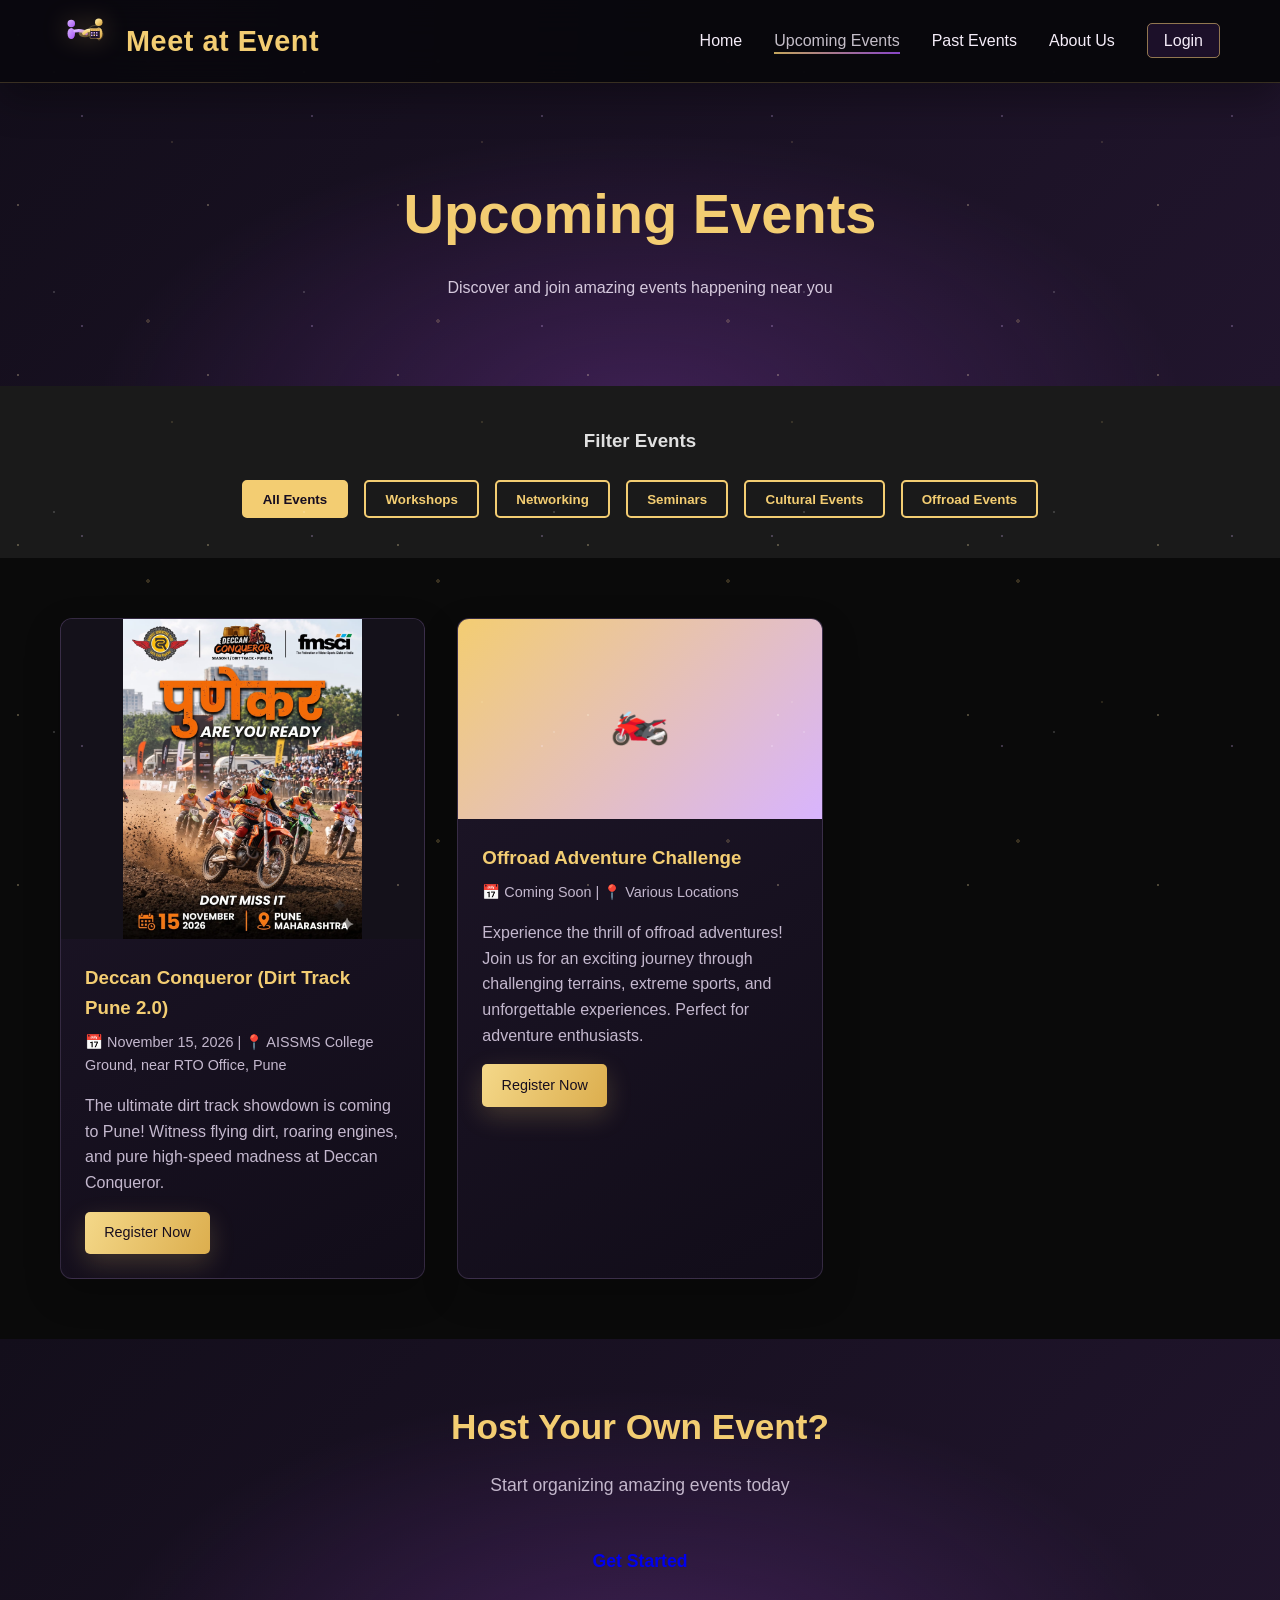
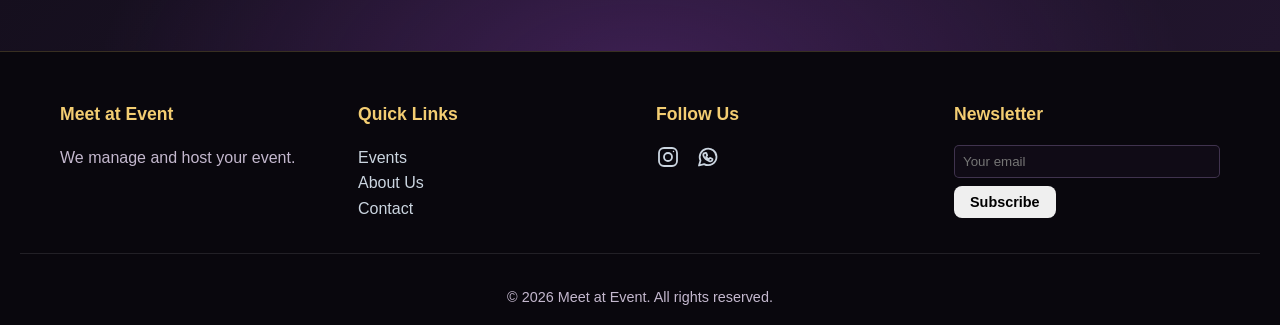
<file: pages/upcomingEvents.html>
<!DOCTYPE html>
<html lang="en">
<head>
    <meta charset="UTF-8">
    <meta name="viewport" content="width=device-width, initial-scale=1.0">
    <title>Upcoming Events - Meet at Event</title>
    <link rel="icon" type="image/svg+xml" href="../images/favicon.svg">
    <link rel="stylesheet" href="../css/styles.css">
    <link rel="stylesheet" href="../css/responsive.css">
</head>
<body>
    <!-- Navigation Bar -->
    <nav class="navbar">
        <div class="container">
            <div class="nav-brand">
                <img src="../images/logo.svg" alt="Meet at Event Logo" class="logo">
                <h1>Meet at Event</h1>
            </div>
            <ul class="nav-links">
                <li><a href="../index.html">Home</a></li>
                <li><a href="upcomingEvents.html" class="active">Upcoming Events</a></li>
                <li><a href="pastEvents.html">Past Events</a></li>
                <li><a href="aboutus.html">About Us</a></li>
                <li><a href="login.html" class="btn-login">Login</a></li>
            </ul>
            <div class="hamburger">
                <span></span>
                <span></span>
                <span></span>
            </div>
        </div>
    </nav>

    <!-- Hero Section -->
    <section class="about-hero">
        <div class="container">
            <h2>Upcoming Events</h2>
            <p>Discover and join amazing events happening near you</p>
        </div>
    </section>

    <!-- Filter Section -->
    <section style="padding: 40px 20px; background: #1a1a1a;">
        <div class="container">
            <h3 style="margin-bottom: 1.5rem; text-align: center; color: #e0e0e0;">Filter Events</h3>
            <div style="display: flex; justify-content: center; gap: 1rem; flex-wrap: wrap;">
                <button class="filter-btn active" data-filter="all" style="padding: 0.6rem 1.2rem; border: 2px solid #d4af37; background: #d4af37; color: #0a0a0a; border-radius: 5px; cursor: pointer; font-weight: 600;">All Events</button>
                <button class="filter-btn" data-filter="workshop" style="padding: 0.6rem 1.2rem; border: 2px solid #d4af37; background: transparent; color: #d4af37; border-radius: 5px; cursor: pointer; font-weight: 600;">Workshops</button>
                <button class="filter-btn" data-filter="networking" style="padding: 0.6rem 1.2rem; border: 2px solid #d4af37; background: transparent; color: #d4af37; border-radius: 5px; cursor: pointer; font-weight: 600;">Networking</button>
                <button class="filter-btn" data-filter="seminar" style="padding: 0.6rem 1.2rem; border: 2px solid #d4af37; background: transparent; color: #d4af37; border-radius: 5px; cursor: pointer; font-weight: 600;">Seminars</button>
                <button class="filter-btn" data-filter="cultural" style="padding: 0.6rem 1.2rem; border: 2px solid #d4af37; background: transparent; color: #d4af37; border-radius: 5px; cursor: pointer; font-weight: 600;">Cultural Events</button>
                <button class="filter-btn" data-filter="offroad" style="padding: 0.6rem 1.2rem; border: 2px solid #d4af37; background: transparent; color: #d4af37; border-radius: 5px; cursor: pointer; font-weight: 600;">Offroad Events</button>
            </div>
        </div>
    </section>

    <!-- Events Grid -->
    <section style="padding: 60px 20px; background: #0a0a0a;">
        <div class="container">
            <div class="events-grid" style="display: grid; grid-template-columns: repeat(auto-fill, minmax(300px, 1fr)); gap: 2rem;">
                
                <div class="event-card" data-category="offroad">
                    <img src="../images/deccan-conqueror.png" alt="Deccan Conqueror Dirt Track Pune 2.0 event poster" class="event-image-img event-poster">
                    <div class="event-content">
                        <h3>Deccan Conqueror (Dirt Track Pune 2.0)</h3>
                        <div class="event-date">📅 November 15, 2026 | 📍 AISSMS College Ground, near RTO Office, Pune</div>
                        <div class="event-description">
                            The ultimate dirt track showdown is coming to Pune! Witness flying dirt,
                            roaring engines, and pure high-speed madness at Deccan Conqueror.
                        </div>
                        <a href="login.html" class="btn-event">Register Now</a>
                    </div>
                </div>

                <div class="event-card" data-category="offroad">
                    <div class="event-image">🏍️</div>
                    <div class="event-content">
                        <h3>Offroad Adventure Challenge</h3>
                        <div class="event-date">📅 Coming Soon | 📍 Various Locations</div>
                        <div class="event-description">
                            Experience the thrill of offroad adventures! Join us for an exciting journey 
                            through challenging terrains, extreme sports, and unforgettable experiences. 
                            Perfect for adventure enthusiasts.
                        </div>
                        <a href="login.html" class="btn-event">Register Now</a>
                    </div>
                </div>

            </div>
        </div>
    </section>

    <!-- CTA Section -->
    <section class="cta">
        <div class="container">
            <h2>Host Your Own Event?</h2>
            <p>Start organizing amazing events today</p>
            <a href="login.html" class="btn btn-large">Get Started</a>
        </div>
    </section>

    <!-- Footer -->
    <footer class="footer">
        <div class="container footer-content">
            <div class="footer-section">
                <h4>Meet at Event</h4>
                <p>We manage and host your event.</p>
            </div>
            <div class="footer-section">
                <h4>Quick Links</h4>
                <ul>
                    <li><a href="upcomingEvents.html">Events</a></li>
                    <li><a href="aboutus.html">About Us</a></li>
                    <li><a href="aboutus.html#contact">Contact</a></li>
                </ul>
            </div>
            <div class="footer-section">
                <h4>Follow Us</h4>
                <div class="social-links">
                    <a class="footer-social-link" href="https://www.instagram.com/meetatevent/" target="_blank" rel="noopener noreferrer" aria-label="Follow Meet at Event on Instagram" title="Instagram">
                        <svg viewBox="0 0 24 24" aria-hidden="true"><rect x="3" y="3" width="18" height="18" rx="5"></rect><circle cx="12" cy="12" r="4"></circle><circle cx="17.5" cy="6.5" r="0.75" fill="currentColor" stroke="none"></circle></svg>
                    </a>
                    <a class="footer-social-link" href="https://wa.me/919185001220" target="_blank" rel="noopener noreferrer" aria-label="Contact Meet at Event on WhatsApp" title="WhatsApp">
                        <svg viewBox="0 0 24 24" aria-hidden="true"><path d="M20.5 11.7a8.4 8.4 0 0 1-12.4 7.4L3 20.5l1.5-4.9a8.4 8.4 0 1 1 16-3.9Z"></path><path d="M8.6 8.3c.2-.5.4-.5.7-.5h.5c.2 0 .4 0 .5.4l.8 1.8c.1.3.1.5-.1.7l-.6.7c-.2.2-.2.4-.1.6.5.9 1.2 1.6 2.1 2.1.2.1.4.1.6-.1l.7-.8c.2-.2.4-.3.7-.2l1.7.8c.3.1.4.3.4.5 0 .3-.2 1.2-.8 1.6-.5.4-1.1.6-1.8.4-.7-.2-1.6-.5-2.7-1.2a10 10 0 0 1-2.7-2.4c-.7-.9-1.1-1.8-1.2-2.5-.1-.7.2-1.4.5-1.9Z"></path></svg>
                    </a>
                </div>
            </div>
            <div class="footer-section">
                <h4>Newsletter</h4>
                <input type="email" placeholder="Your email" class="email-input">
                <button class="btn btn-small">Subscribe</button>
            </div>
        </div>
        <div class="footer-bottom">
            <p>&copy; 2026 Meet at Event. All rights reserved.</p>
        </div>
    </footer>

    <script src="../js/script.js"></script>
</body>
</html>
</file>
<file: css/styles.css>
/* Global Styles */
* {
    margin: 0;
    padding: 0;
    box-sizing: border-box;
}

:root {
    --primary-color: #d4af37;
    --secondary-color: #f4e4c1;
    --accent-color: #b8860b;
    --dark-bg: #0a0a0a;
    --dark-bg-secondary: #1a1a1a;
    --dark-card-bg: #2d2d2d;
    --light-bg: #1f1f1f;
    --text-dark: #e0e0e0;
    --text-light: #b0b0b0;
    --border-color: #3a3a3a;
    --shadow: 0 10px 30px rgba(0, 0, 0, 0.5);
    --shadow-lg: 0 20px 50px rgba(0, 0, 0, 0.7);
}

body {
    font-family: 'Segoe UI', Tahoma, Geneva, Verdana, sans-serif;
    line-height: 1.6;
    color: var(--text-dark);
    background-color: var(--dark-bg);
}

.container {
    max-width: 1200px;
    margin: 0 auto;
    padding: 0 20px;
}

/* Navigation Bar */
.navbar {
    background: linear-gradient(135deg, #1a1a1a, #2d2d2d);
    color: white;
    padding: 1rem 0;
    position: sticky;
    top: 0;
    z-index: 1000;
    box-shadow: var(--shadow);
    border-bottom: 1px solid var(--border-color);
}

.navbar .container {
    display: flex;
    justify-content: space-between;
    align-items: center;
}

.nav-brand {
    display: flex;
    align-items: center;
    gap: 0.5rem;
}

.nav-brand h1 {
    font-size: 1.8rem;
    font-weight: bold;
}

.logo {
    height: 50px;
    width: 50px;
    margin-right: 0.5rem;
    display: inline-block;
    animation: logoFloat 6s ease-in-out infinite;
}

.nav-links {
    display: flex;
    list-style: none;
    gap: 2rem;
    align-items: center;
}

.nav-links a {
    color: white;
    text-decoration: none;
    font-weight: 500;
    transition: all 0.3s ease;
    position: relative;
}

.nav-links a:hover,
.nav-links a.active {
    opacity: 0.8;
    transform: translateY(-2px);
}

.nav-links a::after {
    content: '';
    position: absolute;
    bottom: -5px;
    left: 0;
    width: 0;
    height: 2px;
    background: white;
    transition: width 0.3s ease;
}

.nav-links a:hover::after,
.nav-links a.active::after {
    width: 100%;
}

.btn-login {
    background: rgba(255, 255, 255, 0.2);
    padding: 0.5rem 1rem;
    border-radius: 5px;
    border: 1px solid white;
    transition: all 0.3s ease;
}

.btn-login:hover {
    background: white;
    color: var(--primary-color);
}

.hamburger {
    display: none;
    flex-direction: column;
    cursor: pointer;
}

.hamburger span {
    width: 25px;
    height: 3px;
    background: white;
    margin: 5px 0;
    transition: all 0.3s ease;
}

/* Hero Section */
.hero {
    background: linear-gradient(135deg, #1a1a1a, #2d2d2d);
    color: white;
    padding: 100px 20px;
    text-align: center;
    position: relative;
    overflow: hidden;
    display: flex;
    align-items: center;
    justify-content: center;
    gap: 50px;
    min-height: 600px;
}

.hero::before {
    content: '';
    position: absolute;
    top: 0;
    left: 0;
    right: 0;
    bottom: 0;
    background: url('data:image/svg+xml,<svg xmlns="http://www.w3.org/2000/svg" viewBox="0 0 100 100"><circle cx="20" cy="20" r="1" fill="white" opacity="0.1"/><circle cx="80" cy="80" r="1" fill="white" opacity="0.1"/></svg>');
    opacity: 0.1;
}

.hero-content {
    position: relative;
    z-index: 2;
    flex: 1;
}

.hero-title {
    font-size: 3.5rem;
    font-weight: bold;
    margin-bottom: 1rem;
    animation: slideInDown 0.8s ease;
}

.hero-subtitle {
    font-size: 1.3rem;
    margin-bottom: 2rem;
    opacity: 0.95;
    animation: slideInUp 0.8s ease 0.2s both;
}

.hero-buttons {
    display: flex;
    gap: 1rem;
    justify-content: center;
    animation: slideInUp 0.8s ease 0.4s both;
}

.hero-animation {
    flex: 1;
    position: relative;
    height: 400px;
    display: flex;
    align-items: center;
    justify-content: center;
}

.floating-card {
    position: absolute;
    background: rgba(255, 255, 255, 0.1);
    backdrop-filter: blur(10px);
    border: 1px solid rgba(255, 255, 255, 0.2);
    padding: 1.5rem;
    border-radius: 15px;
    color: white;
    font-weight: bold;
    font-size: 1.1rem;
    animation: float 6s ease-in-out infinite;
}

.card-1 {
    top: 20%;
    left: 10%;
    animation-delay: 0s;
}

.card-2 {
    top: 50%;
    right: 15%;
    animation-delay: 1s;
}

.card-3 {
    bottom: 20%;
    left: 50%;
    animation-delay: 2s;
}

/* Buttons */
.btn {
    display: inline-block;
    padding: 0.8rem 2rem;
    border-radius: 8px;
    text-decoration: none;
    font-weight: 600;
    transition: all 0.3s ease;
    border: none;
    cursor: pointer;
    font-size: 1rem;
}

.btn-primary {
    background: linear-gradient(135deg, var(--accent-color), #0891b2);
    color: white;
    box-shadow: 0 5px 15px rgba(20, 184, 166, 0.3);
}

.btn-primary:hover {
    transform: translateY(-3px);
    box-shadow: 0 10px 25px rgba(20, 184, 166, 0.4);
}

.btn-secondary {
    background: transparent;
    color: white;
    border: 2px solid white;
}

.btn-secondary:hover {
    background: white;
    color: var(--primary-color);
    transform: translateY(-3px);
}

.btn-large {
    padding: 1rem 3rem;
    font-size: 1.1rem;
}

.btn-small {
    padding: 0.5rem 1rem;
    font-size: 0.9rem;
}

/* Features Section */
.features {
    padding: 80px 20px;
    background: linear-gradient(180deg, var(--dark-bg), var(--dark-bg-secondary));
}

.section-title {
    text-align: center;
    font-size: 2.5rem;
    margin-bottom: 3rem;
    color: var(--primary-color);
}

.features-grid {
    display: grid;
    grid-template-columns: repeat(auto-fit, minmax(300px, 1fr));
    gap: 2rem;
}

.feature-card {
    background: var(--dark-card-bg);
    padding: 2rem;
    border-radius: 12px;
    text-align: center;
    box-shadow: var(--shadow);
    transition: all 0.3s ease;
    animation: fadeInUp 0.6s ease;
    border: 1px solid var(--border-color);
}

.feature-card:hover {
    transform: translateY(-10px);
    box-shadow: var(--shadow-lg);
}

.feature-icon {
    font-size: 3rem;
    margin-bottom: 1rem;
}

.feature-card h3 {
    font-size: 1.3rem;
    margin-bottom: 0.5rem;
    color: var(--primary-color);
}

.feature-card p {
    color: var(--text-light);
    line-height: 1.8;
}

/* Stats Section */
.stats {
    background: linear-gradient(135deg, #1a1a1a, #2d2d2d);
    color: white;
    padding: 80px 20px;
}

.stats .container {
    display: grid;
    grid-template-columns: repeat(auto-fit, minmax(200px, 1fr));
    gap: 2rem;
}

.stat-box {
    text-align: center;
    padding: 2rem;
}

.stat-number {
    font-size: 3rem;
    font-weight: bold;
    margin-bottom: 0.5rem;
    animation: countUp 2s ease-out;
}

.stat-box p {
    font-size: 1.1rem;
    opacity: 0.9;
}

/* CTA Section */
.cta {
    background: linear-gradient(135deg, #1a1a1a, #2d2d2d);
    color: white;
    padding: 60px 20px;
    text-align: center;
}

.cta h2 {
    font-size: 2.2rem;
    margin-bottom: 1rem;
}

.cta p {
    font-size: 1.1rem;
    margin-bottom: 2rem;
    opacity: 0.9;
}

/* Footer */
.footer {
    background: linear-gradient(135deg, #1a202c, #2d3748);
    color: #cbd5e0;
    padding: 3rem 20px 1rem;
}

.footer-content {
    display: grid;
    grid-template-columns: repeat(auto-fit, minmax(250px, 1fr));
    gap: 2rem;
    margin-bottom: 2rem;
}

.footer-section h4 {
    color: white;
    margin-bottom: 1rem;
    font-size: 1.1rem;
}

.footer-section ul {
    list-style: none;
}

.footer-section a {
    color: #cbd5e0;
    text-decoration: none;
    transition: color 0.3s ease;
}

.footer-section a:hover {
    color: var(--accent-color);
}

.social-links {
    display: flex;
    align-items: center;
    gap: 1rem;
}

.footer-social-link {
    display: inline-flex;
    align-items: center;
    justify-content: center;
}

.footer-social-link svg {
    width: 1.5rem;
    height: 1.5rem;
    fill: none;
    stroke: currentColor;
    stroke-width: 1.8;
    stroke-linecap: round;
    stroke-linejoin: round;
}

.email-input {
    width: 100%;
    padding: 0.5rem;
    border: 1px solid var(--border-color);
    border-radius: 5px;
    margin-bottom: 0.5rem;
    background-color: #1a1a1a;
    color: var(--text-dark);
}

.footer-bottom {
    text-align: center;
    padding-top: 2rem;
    border-top: 1px solid rgba(255, 255, 255, 0.1);
    font-size: 0.9rem;
}

/* Animations */
@keyframes slideInDown {
    from {
        opacity: 0;
        transform: translateY(-30px);
    }
    to {
        opacity: 1;
        transform: translateY(0);
    }
}

@keyframes slideInUp {
    from {
        opacity: 0;
        transform: translateY(30px);
    }
    to {
        opacity: 1;
        transform: translateY(0);
    }
}

@keyframes fadeInUp {
    from {
        opacity: 0;
        transform: translateY(20px);
    }
    to {
        opacity: 1;
        transform: translateY(0);
    }
}

@keyframes float {
    0%, 100% {
        transform: translateY(0px);
    }
    50% {
        transform: translateY(-20px);
    }
}

@keyframes countUp {
    from {
        opacity: 0;
        transform: scale(0.8);
    }
    to {
        opacity: 1;
        transform: scale(1);
    }
}

@keyframes logoFloat {
    0%, 100% {
        transform: translateY(0px);
    }
    50% {
        transform: translateY(-5px);
    }
}

/* Page Specific Styles */
.event-card {
    background: var(--dark-card-bg);
    border-radius: 12px;
    overflow: hidden;
    box-shadow: var(--shadow);
    transition: all 0.3s ease;
    animation: fadeInUp 0.6s ease;
    border: 1px solid var(--border-color);
}

.event-card:hover {
    transform: translateY(-8px);
    box-shadow: var(--shadow-lg);
}

.event-image {
    width: 100%;
    height: 200px;
    background: linear-gradient(135deg, var(--primary-color), var(--secondary-color));
    display: flex;
    align-items: center;
    justify-content: center;
    font-size: 3rem;
    color: white;
}

.event-image-img {
    width: 100%;
    height: 200px;
    object-fit: cover;
    display: block;
}

.event-poster {
    height: 320px;
    object-fit: contain;
    background: #14111a;
}

.event-content {
    padding: 1.5rem;
}

.event-content h3 {
    color: var(--primary-color);
    margin-bottom: 0.5rem;
}

.event-date {
    color: var(--text-light);
    font-size: 0.9rem;
    margin-bottom: 1rem;
}

.event-description {
    color: var(--text-light);
    line-height: 1.6;
    margin-bottom: 1rem;
}

.btn-event {
    background: linear-gradient(135deg, var(--primary-color), var(--secondary-color));
    color: white;
    padding: 0.6rem 1.2rem;
    border-radius: 5px;
    border: 0;
    text-decoration: none;
    font-size: 0.9rem;
    font-family: inherit;
    display: inline-block;
    transition: all 0.3s ease;
}

.btn-event:disabled {
    cursor: not-allowed;
    opacity: 0.65;
}

.btn-event:disabled:hover {
    transform: none;
    box-shadow: none;
}

.btn-event:hover {
    transform: translateX(5px);
}

.filter-btn {
    transition: all 0.3s ease;
}

.filter-btn.active {
    background: var(--primary-color) !important;
    color: var(--dark-bg) !important;
}

/* Login Form */
.login-container {
    display: flex;
    align-items: center;
    justify-content: center;
    min-height: calc(100vh - 200px);
    padding: 2rem;
    background: var(--dark-bg);
}

.login-form {
    background: var(--dark-card-bg);
    padding: 3rem;
    border-radius: 12px;
    box-shadow: var(--shadow-lg);
    width: 100%;
    max-width: 400px;
    animation: slideInUp 0.6s ease;
    border: 1px solid var(--border-color);
}

.login-form h2 {
    text-align: center;
    color: var(--primary-color);
    margin-bottom: 2rem;
}

.form-group {
    margin-bottom: 1.5rem;
}

.form-group label {
    display: block;
    margin-bottom: 0.5rem;
    color: var(--text-dark);
    font-weight: 500;
}

.form-group input {
    width: 100%;
    padding: 0.8rem;
    border: 1px solid var(--border-color);
    border-radius: 5px;
    font-size: 1rem;
    transition: all 0.3s ease;
    background-color: #1a1a1a;
    color: var(--text-dark);
}

.form-group input:focus {
    outline: none;
    border-color: var(--primary-color);
    box-shadow: 0 0 0 3px rgba(212, 175, 55, 0.1);
}

.form-group textarea {
    width: 100%;
    padding: 0.8rem;
    border: 1px solid var(--border-color);
    border-radius: 5px;
    font-size: 1rem;
    min-height: 150px;
    resize: vertical;
    transition: all 0.3s ease;
    background-color: #1a1a1a;
    color: var(--text-dark);
}

.form-group textarea:focus {
    outline: none;
    border-color: var(--primary-color);
    box-shadow: 0 0 0 3px rgba(212, 175, 55, 0.1);
}

.checkbox-group {
    display: flex;
    align-items: center;
    gap: 0.5rem;
}

.checkbox-group input[type="checkbox"] {
    width: auto;
}

.login-form .btn {
    width: 100%;
    text-align: center;
}

.login-form p {
    text-align: center;
    color: var(--text-light);
    margin-top: 1rem;
}

.login-form a {
    color: var(--primary-color);
    text-decoration: none;
    font-weight: 600;
}

/* About Us Page */
.about-hero {
    background: linear-gradient(135deg, #1a1a1a, #2d2d2d);
    color: white;
    padding: 60px 20px;
    text-align: center;
}

.about-hero h2 {
    font-size: 2.5rem;
    margin-bottom: 1rem;
}

.about-content {
    padding: 60px 20px;
    max-width: 900px;
    margin: 0 auto;
    background: var(--dark-bg);
}

.about-section {
    margin-bottom: 3rem;
}

.about-section h3 {
    color: var(--primary-color);
    font-size: 1.8rem;
    margin-bottom: 1rem;
}

.about-section p {
    color: var(--text-light);
    line-height: 1.8;
    margin-bottom: 1rem;
}

.team-grid {
    display: grid;
    grid-template-columns: repeat(auto-fit, minmax(250px, 1fr));
    gap: 2rem;
    margin-top: 2rem;
}

.team-member {
    text-align: center;
    padding: 2rem;
    background: var(--dark-card-bg);
    border-radius: 12px;
    border: 1px solid var(--border-color);
}

.team-member-icon {
    font-size: 4rem;
    margin-bottom: 1rem;
}

.team-member h4 {
    color: var(--primary-color);
    margin-bottom: 0.5rem;
}

.team-member p {
    color: var(--text-light);
    font-size: 0.9rem;
}

/* Meet at Event visual theme */
:root {
    --primary-color: #f3cd72;
    --secondary-color: #d8b4fe;
    --accent-color: #a855f7;
    --dark-bg: #09070d;
    --dark-bg-secondary: #120d1a;
    --dark-card-bg: #191321;
    --light-bg: #21182c;
    --text-dark: #fffaf0;
    --text-light: #c4b8ce;
    --border-color: rgba(243, 205, 114, 0.2);
    --shadow: 0 16px 38px rgba(0, 0, 0, 0.32);
    --shadow-lg: 0 24px 55px rgba(0, 0, 0, 0.48);
}

html {
    scroll-behavior: smooth;
}

body {
    position: relative;
    min-height: 100vh;
    color: var(--text-dark);
    background:
        radial-gradient(ellipse at 15% 0%, rgba(104, 50, 150, 0.16), transparent 38rem),
        var(--dark-bg);
}

body::before,
body::after {
    position: fixed;
    inset: 0;
    z-index: 4;
    content: "";
    pointer-events: none;
    background-repeat: repeat;
    mix-blend-mode: screen;
}

body::before {
    opacity: 0.28;
    background-image:
        radial-gradient(1px 1px at 18px 35px, rgba(255, 231, 168, 0.95) 98%, transparent),
        radial-gradient(1px 1px at 82px 116px, rgba(216, 180, 254, 0.9) 98%, transparent),
        radial-gradient(2px 2px at 148px 61px, rgba(243, 205, 114, 0.7) 98%, transparent);
    background-size: 190px 170px, 230px 210px, 290px 260px;
    animation: sparkle-drift 28s linear infinite, sparkle-glow 4s ease-in-out infinite alternate;
}

body::after {
    opacity: 0.17;
    background-image:
        radial-gradient(1px 1px at 54px 72px, rgba(255, 255, 255, 0.9) 98%, transparent),
        radial-gradient(1px 1px at 172px 142px, rgba(243, 205, 114, 0.8) 98%, transparent);
    background-size: 250px 220px, 310px 280px;
    animation: sparkle-drift 38s linear infinite reverse;
}

.navbar {
    background: rgba(9, 7, 13, 0.88);
    border-bottom: 1px solid var(--border-color);
    backdrop-filter: blur(18px);
}

.nav-brand h1 {
    color: var(--primary-color);
    letter-spacing: 0.02em;
}

.logo {
    filter: drop-shadow(0 0 12px rgba(243, 205, 114, 0.35));
}

.nav-links a {
    color: #f5edf9;
}

.nav-links a::after {
    background: linear-gradient(90deg, var(--primary-color), var(--accent-color));
}

.btn-login {
    border-color: rgba(243, 205, 114, 0.55);
    background: rgba(168, 85, 247, 0.12);
}

.btn-login:hover {
    color: #160d20;
    background: var(--primary-color);
}

.hero {
    min-height: 650px;
    padding: 90px max(24px, calc((100vw - 1200px) / 2));
    text-align: left;
    background:
        radial-gradient(ellipse at 77% 45%, rgba(118, 57, 159, 0.29), transparent 31rem),
        linear-gradient(120deg, #0b0810 8%, #171020 58%, #21132e 100%);
}

.hero::before {
    opacity: 0.25;
}

.hero-content {
    flex: 1 1 600px;
    max-width: 650px;
}

.hero-title {
    max-width: 680px;
    font-size: clamp(3rem, 5.5vw, 5rem);
    line-height: 1.06;
    letter-spacing: -0.045em;
    color: #fff9ed;
    text-wrap: balance;
}

.hero-title::first-line {
    color: var(--primary-color);
}

.hero-subtitle {
    max-width: 560px;
    color: #d1c4d9;
    line-height: 1.8;
}

.hero-buttons {
    justify-content: flex-start;
}

.hero-animation {
    flex: 0 1 390px;
    height: auto;
    min-width: 280px;
    padding: 18px;
}

.hero-art {
    display: block;
    width: min(100%, 335px);
    margin: 0 auto;
    padding: 8px;
    overflow: hidden;
    border: 1px solid rgba(243, 205, 114, 0.68);
    border-radius: 24px;
    background: linear-gradient(145deg, rgba(243, 205, 114, 0.24), rgba(168, 85, 247, 0.36));
    box-shadow: 0 0 0 8px rgba(168, 85, 247, 0.07), 0 20px 70px rgba(168, 85, 247, 0.3);
    transition: transform 250ms ease, box-shadow 250ms ease;
}

.hero-art:hover {
    transform: translateY(-6px) rotate(1deg);
    box-shadow: 0 0 0 10px rgba(168, 85, 247, 0.1), 0 26px 80px rgba(168, 85, 247, 0.4);
}

.hero-art img {
    display: block;
    width: 100%;
    max-height: 430px;
    object-fit: cover;
    border-radius: 17px;
}

.hero-art-caption {
    display: grid;
    gap: 2px;
    padding: 14px 10px 8px;
    text-align: center;
}

.hero-art-caption span {
    color: var(--text-light);
    font-size: 0.76rem;
    letter-spacing: 0.15em;
    text-transform: uppercase;
}

.hero-art-caption strong {
    color: var(--primary-color);
    font-size: 1.1rem;
}

.btn-primary,
.btn-event {
    color: #170e1e;
    background: linear-gradient(115deg, #f4d889, #dcae4e);
    box-shadow: 0 9px 26px rgba(243, 205, 114, 0.2);
}

.btn-primary:hover,
.btn-event:hover {
    color: #130c18;
    box-shadow: 0 12px 32px rgba(243, 205, 114, 0.35);
}

.btn-secondary {
    border-color: rgba(216, 180, 254, 0.8);
    color: #f2e6ff;
}

.btn-secondary:hover {
    border-color: var(--secondary-color);
    color: #160d20;
    background: var(--secondary-color);
}

.features {
    position: relative;
    background: linear-gradient(180deg, #100b16, #0c0910);
}

.section-eyebrow {
    margin-bottom: 0.65rem;
    color: var(--secondary-color);
    font-size: 0.77rem;
    font-weight: 700;
    letter-spacing: 0.2em;
    text-align: center;
}

.section-title {
    max-width: 760px;
    margin: 0 auto 3rem;
    color: var(--primary-color);
    line-height: 1.2;
    text-wrap: balance;
}

.feature-card,
.event-card,
.team-member,
.login-form {
    border-color: rgba(216, 180, 254, 0.16);
    background: linear-gradient(150deg, rgba(31, 23, 42, 0.96), rgba(18, 13, 26, 0.96));
    box-shadow: 0 14px 36px rgba(0, 0, 0, 0.22);
}

.feature-card:hover,
.event-card:hover,
.team-member:hover {
    border-color: rgba(243, 205, 114, 0.48);
    box-shadow: 0 20px 48px rgba(107, 52, 147, 0.22);
}

.feature-icon,
.team-member-icon {
    filter: drop-shadow(0 0 14px rgba(243, 205, 114, 0.24));
}

.feature-card h3,
.event-content h3,
.team-member h4 {
    color: var(--primary-color);
}

.stats {
    background:
        radial-gradient(ellipse at 50% 0%, rgba(118, 57, 159, 0.28), transparent 50%),
        #100b16;
}

.stat-number {
    color: var(--primary-color);
    font-size: clamp(1.5rem, 2.4vw, 2.2rem);
    text-shadow: 0 0 24px rgba(243, 205, 114, 0.22);
}

.cta,
.about-hero {
    background:
        radial-gradient(ellipse at 50% 110%, rgba(128, 58, 170, 0.34), transparent 60%),
        linear-gradient(135deg, #130e1b, #21152d);
}

.cta h2,
.about-hero h2 {
    color: var(--primary-color);
}

.cta p,
.about-hero p {
    color: #d5c9dd;
}

.footer {
    border-top: 1px solid var(--border-color);
    background: #09070d;
    color: var(--text-light);
}

.footer-section h4 {
    color: var(--primary-color);
}

.footer-section a:hover,
.login-form a,
.contact-section a:not(.btn) {
    color: var(--secondary-color);
}

.email-input,
.form-group input,
.form-group textarea {
    border-color: rgba(216, 180, 254, 0.24);
    background: #100b16;
}

.filter-btn {
    border-color: var(--primary-color) !important;
    color: var(--primary-color) !important;
}

.filter-btn.active {
    border-color: var(--primary-color) !important;
    background: var(--primary-color) !important;
    color: #160d20 !important;
}

.about-hero {
    padding: 86px 20px;
}

.about-hero h2 {
    font-size: clamp(2.3rem, 5vw, 3.5rem);
}

.about-content {
    max-width: 1000px;
    padding: 70px 28px;
    background: transparent;
}

.about-section {
    margin-bottom: 2.5rem;
}

.about-section h3 {
    color: var(--primary-color);
}

.about-section .section-eyebrow {
    text-align: left;
}

.founder-section {
    display: flex;
    align-items: center;
    gap: 2rem;
    padding: 2rem;
    border: 1px solid rgba(243, 205, 114, 0.3);
    border-radius: 20px;
    background: linear-gradient(125deg, rgba(168, 85, 247, 0.13), rgba(243, 205, 114, 0.06));
}

.founder-photo {
    display: block;
    flex: 0 0 260px;
    width: 260px;
    height: 350px;
    object-fit: contain;
    object-position: center bottom;
    border: 1px solid rgba(243, 205, 114, 0.72);
    border-radius: 24px;
    background:
        radial-gradient(ellipse at 50% 35%, rgba(168, 85, 247, 0.22), transparent 68%),
        linear-gradient(155deg, #21152d, #100b16 72%);
    box-shadow: 0 0 0 6px rgba(243, 205, 114, 0.06), 0 20px 46px rgba(0, 0, 0, 0.38);
    transition: transform 250ms ease, box-shadow 250ms ease;
}

.founder-photo:hover {
    transform: translateY(-4px);
    box-shadow: 0 0 0 7px rgba(243, 205, 114, 0.1), 0 25px 52px rgba(93, 47, 128, 0.34);
}

.founder-copy h3 {
    margin-bottom: 0.7rem;
}

.founder-copy .section-eyebrow {
    margin-bottom: 0.35rem;
}

.founder-copy p:last-child {
    margin-bottom: 0;
}

.service-list {
    display: grid;
    gap: 0.8rem;
    margin: 1.3rem 0 0 1.2rem;
    color: var(--text-light);
    line-height: 1.7;
}

.service-list strong {
    color: #f2e6ff;
}

.service-grid {
    grid-template-columns: repeat(auto-fit, minmax(220px, 1fr));
}

.contact-section {
    padding: 2rem;
    border: 1px solid rgba(216, 180, 254, 0.2);
    border-radius: 18px;
    background: rgba(25, 19, 33, 0.78);
}

.contact-section .btn {
    color: #170e1e;
}

.scroll-top-btn {
    border: 1px solid rgba(243, 205, 114, 0.6) !important;
    background: linear-gradient(135deg, #f3cd72, #a855f7) !important;
    color: #140d1b !important;
}

@keyframes sparkle-drift {
    from {
        background-position: 0 0, 0 0, 0 0;
    }
    to {
        background-position: 190px 170px, -230px 210px, 290px -260px;
    }
}

@keyframes sparkle-glow {
    from {
        opacity: 0.17;
    }
    to {
        opacity: 0.34;
    }
}

@media (max-width: 768px) {
    .hero {
        padding: 68px 24px;
        text-align: center;
    }

    .hero-title {
        font-size: clamp(2.35rem, 9vw, 3.4rem);
    }

    .hero-subtitle {
        margin-right: auto;
        margin-left: auto;
    }

    .hero-buttons {
        justify-content: center;
    }

    .hero-animation {
        width: 100%;
        min-width: 0;
        margin-top: 0.5rem;
        padding: 8px;
    }

    .hero-art {
        width: min(78vw, 300px);
    }

    .founder-section {
        flex-direction: column;
        align-items: flex-start;
        gap: 1.2rem;
        padding: 1.5rem;
    }

    .founder-photo {
        flex: none;
        width: min(100%, 280px);
        height: 360px;
        align-self: center;
    }

    .about-section .section-eyebrow {
        text-align: left;
    }
}

@media (prefers-reduced-motion: reduce) {
    body::before,
    body::after {
        animation: none;
    }

    .hero-art,
    .founder-photo,
    .btn,
    .feature-card,
    .event-card,
    .team-member {
        transition: none;
    }
}
</file>
<file: css/responsive.css>
/* Mobile Navigation */
@media (max-width: 768px) {
    .hamburger {
        display: flex;
    }

    .nav-brand {
        gap: 0.3rem;
    }

    .nav-brand h1 {
        font-size: 1.2rem;
    }

    .logo {
        height: 40px;
        width: 40px;
    }

    .nav-links {
        position: fixed;
        left: 0;
        top: 60px;
        flex-direction: column;
        background: linear-gradient(135deg, #21152d, #100b16);
        width: 100%;
        text-align: center;
        transform: translateX(-100%);
        gap: 0;
        transition: transform 0.3s ease;
        max-height: calc(100vh - 60px);
        overflow-y: auto;
    }

    .nav-links.active {
        transform: translateX(0);
    }

    .nav-links li {
        padding: 1rem;
        border-bottom: 1px solid rgba(255, 255, 255, 0.1);
    }

    .hamburger.active span:nth-child(1) {
        transform: rotate(45deg) translateY(10px);
    }

    .hamburger.active span:nth-child(2) {
        opacity: 0;
    }

    .hamburger.active span:nth-child(3) {
        transform: rotate(-45deg) translateY(-10px);
    }

    /* Hero Section */
    .hero {
        padding: 60px 20px;
        flex-direction: column;
        text-align: center;
        min-height: auto;
    }

    .hero-title {
        font-size: 2rem;
    }

    .hero-subtitle {
        font-size: 1rem;
    }

    .hero-buttons {
        flex-direction: column;
        gap: 0.8rem;
    }

    .btn {
        width: 100%;
    }

    .hero-animation {
        height: 250px;
        margin-top: 2rem;
    }

    .floating-card {
        padding: 1rem;
        font-size: 0.9rem;
    }

    /* Features Section */
    .features-grid {
        grid-template-columns: 1fr;
        gap: 1rem;
    }

    .section-title {
        font-size: 1.8rem;
    }

    /* Stats Section */
    .stats .container {
        grid-template-columns: repeat(2, 1fr);
    }

    .stat-number {
        font-size: 2rem;
    }

    /* CTA Section */
    .cta h2 {
        font-size: 1.5rem;
    }

    /* Footer */
    .footer-content {
        grid-template-columns: 1fr;
    }

    .email-input {
        max-width: 100%;
    }

    /* Event Cards */
    .events-grid {
        grid-template-columns: 1fr;
    }

    /* Login Form */
    .login-form {
        padding: 2rem;
    }

    /* About Page */
    .about-hero h2 {
        font-size: 1.8rem;
    }

    .team-grid {
        grid-template-columns: 1fr;
    }
}

/* Tablet */
@media (max-width: 1024px) and (min-width: 769px) {
    .nav-links {
        gap: 1rem;
    }

    .hero-title {
        font-size: 2.5rem;
    }

    .features-grid {
        grid-template-columns: repeat(2, 1fr);
    }

    .team-grid {
        grid-template-columns: repeat(2, 1fr);
    }
}

/* Extra Small Screens */
@media (max-width: 480px) {
    .nav-brand h1 {
        font-size: 1.3rem;
    }

    .logo {
        height: 35px;
        width: 35px;
        margin-right: 0.3rem;
    }

    .hero-title {
        font-size: 1.5rem;
    }

    .hero-subtitle {
        font-size: 0.9rem;
    }

    .section-title {
        font-size: 1.5rem;
    }

    .feature-card h3 {
        font-size: 1.1rem;
    }

    .feature-card p {
        font-size: 0.9rem;
    }

    .stat-box {
        padding: 1rem;
    }

    .stat-number {
        font-size: 1.5rem;
    }

    .event-card {
        margin-bottom: 1rem;
    }

    .login-form {
        padding: 1.5rem;
    }

    .btn-primary,
    .btn-secondary {
        padding: 0.6rem 1.2rem;
        font-size: 0.9rem;
    }

    .about-hero h2 {
        font-size: 1.5rem;
    }

    .about-section h3 {
        font-size: 1.3rem;
    }
}

/* Print Styles */
@media print {
    .navbar,
    .footer,
    .cta {
        display: none;
    }

    .features-grid,
    .stats .container {
        grid-template-columns: 1fr;
    }
}

/* High Resolution Displays */
@media (min-width: 1400px) {
    .container {
        max-width: 1400px;
    }

    .hero-title {
        font-size: 4rem;
    }

    .features-grid {
        gap: 2.5rem;
    }
}

/* Touch Device Optimization */
@media (hover: none) and (pointer: coarse) {
    .btn {
        padding: 1rem 2rem;
    }

    .feature-card {
        cursor: pointer;
    }

    .nav-links a {
        padding: 0.5rem;
    }
}

/* Dark Mode Support - Now Default */
body {
    background-color: #0a0a0a;
    color: #e0e0e0;
}

/* Reduced Motion Support */
@media (prefers-reduced-motion: reduce) {
    * {
        animation-duration: 0.01ms !important;
        animation-iteration-count: 1 !important;
        transition-duration: 0.01ms !important;
    }
}

@media (max-width: 768px) {
    .nav-links {
        background: rgba(17, 11, 25, 0.98);
        border-top: 1px solid rgba(243, 205, 114, 0.2);
    }

    .nav-links li {
        border-bottom-color: rgba(216, 180, 254, 0.12);
    }

    .hero-animation {
        height: auto;
    }
}
</file>
